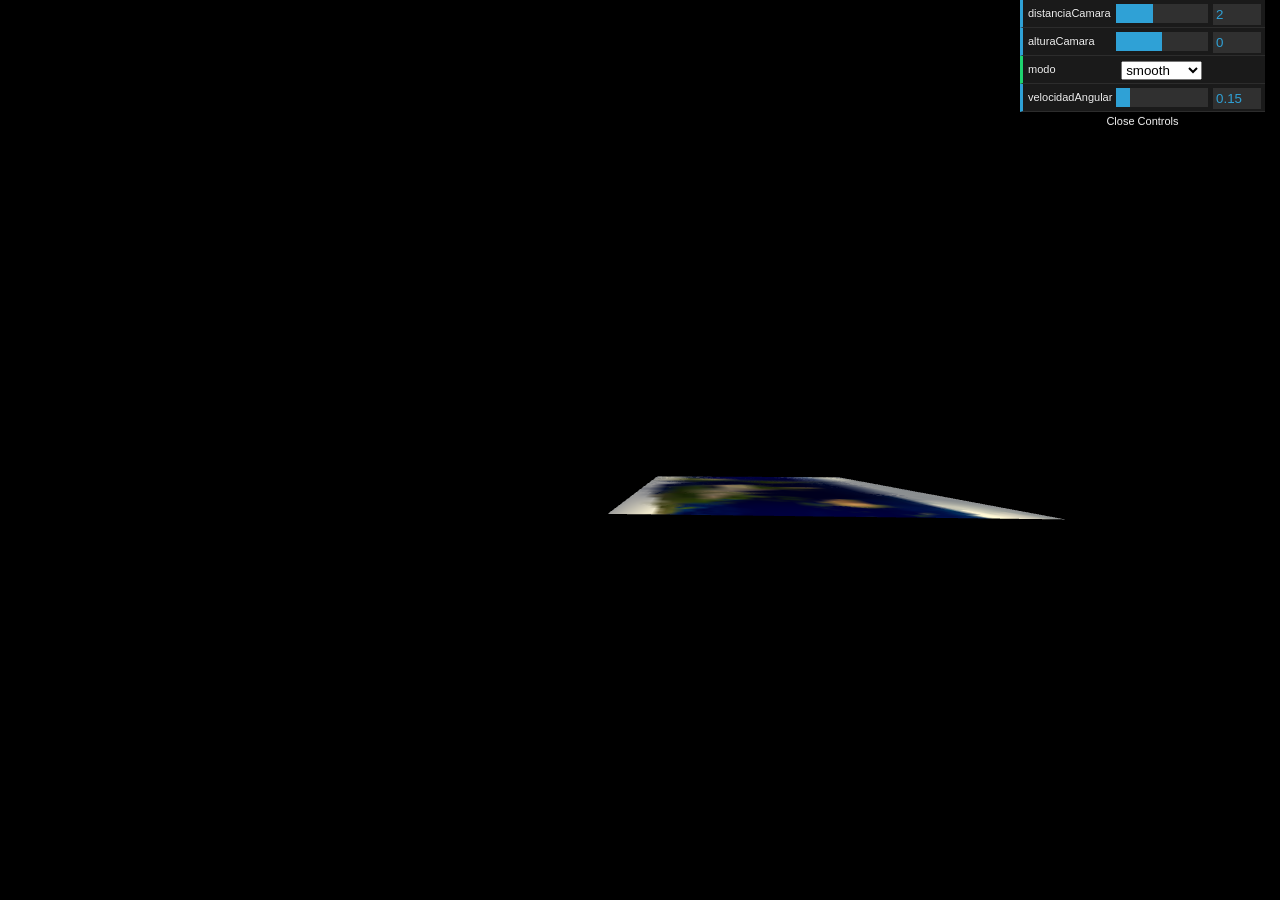
<file: Ejercicio1_Planeta_Tierra/index.html>
<!doctype html>
<head>
    <script src="js/jquery.js"></script>
    <script src="js/gl-matrix-3.3.0.js"></script>    
    <script src="js/webgl-utils.js"></script>
    <script src="js/dat.gui.js"></script>
    <style>
        html{
            height: 100%;
        }
        body{
            padding: 0;
            margin: 0;
            height: 100%;;
        }

        #myCanvas{
            width: 100%;
            height: 100%;
            overflow: hidden;
        }
    </style>

</head>

<body>
           
    <canvas id="myCanvas" >
        Your browser does not support the HTML5 canvas element.
    </canvas>
        
    
    <script>

        var vertexShaderFile="vertex-shaderEJ1.glsl";
        var modo="smooth"; // wireframe, smooth, edges
        var shaderProgram;
        var time=0;

        var gl;
        var mat4=glMatrix.mat4;
        var mat3=glMatrix.mat3;
        var vec3=glMatrix.vec3;   
        
        var earth;
            
        var $canvas=$("#myCanvas");
        var aspect=$canvas.width()/$canvas.height();

        var distanciaCamara=2;
        var alturaCamara=0;
        var velocidadAngular=0.15;
        var segmentos=128;
        var lighting="true";

        var vertexShaderSource;
        var fragmentShaderSource;

        var matrizProyeccion = mat4.create();            
        var matrizVista = mat4.create();            
        var matrizModelado = mat4.create();        

        function initGL(canvas) {

            try {
                gl = canvas.getContext("webgl");
                gl.canvas.width=$canvas.width();
                gl.canvas.height=$canvas.height();                
            } catch (e) {
                console.error(e);
            }
            if (!gl) {
                alert("Could not initialise WebGL, sorry :-(");
            }
        }

        function loadShaders(){

            $.when(loadVS(), loadFS()).done(function(res1,res2){
                //this code is executed when all ajax calls are done     
                webGLStart();
            });

            function loadVS() {
                return  $.ajax({
                    url: "shaders/"+vertexShaderFile,
                    success: function(result){
                        vertexShaderSource=result;
                    }
                });
            }   

            function loadFS() {
                return  $.ajax({
                    url: "shaders/fragment-shader.glsl",
                    success: function(result){
                        fragmentShaderSource=result;
                    }
                });
            }
        }
        
        function getShader(gl,code,type) {

            var shader;

            if (type == "fragment") 
                shader = gl.createShader(gl.FRAGMENT_SHADER);
            else // "vertex"
                shader = gl.createShader(gl.VERTEX_SHADER);
            
            gl.shaderSource(shader, code);
            gl.compileShader(shader);
    
            if (!gl.getShaderParameter(shader, gl.COMPILE_STATUS)) {
                console.error(gl.getShaderInfoLog(shader));
                return null;
            }    
            return shader;
        }
        
        function onResize(){
            gl.canvas.width=$canvas.width();
            gl.canvas.height=$canvas.height();
            aspect=$canvas.width()/$canvas.height();
        }

        function getShaderSource(url) {
            var req = new XMLHttpRequest();
            req.open("GET", url, false);
            req.send(null);
            return (req.status == 200) ? req.responseText : null;
        }; 

        function initShaders() {
    
            var fragmentShader= getShader(gl, vertexShaderSource,"vertex");
            var vertexShader= getShader(gl, fragmentShaderSource,"fragment");

            shaderProgram = gl.createProgram();
            gl.attachShader(shaderProgram, vertexShader);
            gl.attachShader(shaderProgram, fragmentShader);
            gl.linkProgram(shaderProgram);
    
            if (!gl.getProgramParameter(shaderProgram, gl.LINK_STATUS)) {
                alert("Could not initialise shaders");
            }
    
            gl.useProgram(shaderProgram);
    
            shaderProgram.vertexPositionAttribute = gl.getAttribLocation(shaderProgram, "aPosition");
            gl.enableVertexAttribArray(shaderProgram.vertexPositionAttribute);
    
            shaderProgram.textureCoordAttribute = gl.getAttribLocation(shaderProgram, "aUv");
            gl.enableVertexAttribArray(shaderProgram.textureCoordAttribute);
    
            shaderProgram.vertexNormalAttribute = gl.getAttribLocation(shaderProgram, "aNormal");
            gl.enableVertexAttribArray(shaderProgram.vertexNormalAttribute);
    
            shaderProgram.pMatrixUniform = gl.getUniformLocation(shaderProgram, "uPMatrix");
            shaderProgram.mMatrixUniform = gl.getUniformLocation(shaderProgram, "uMMatrix");
            shaderProgram.vMatrixUniform = gl.getUniformLocation(shaderProgram, "uVMatrix");
            shaderProgram.nMatrixUniform = gl.getUniformLocation(shaderProgram, "uNMatrix");
            shaderProgram.samplerUniform = gl.getUniformLocation(shaderProgram, "uSampler");
            shaderProgram.useLightingUniform = gl.getUniformLocation(shaderProgram, "uUseLighting");
            shaderProgram.ambientColorUniform = gl.getUniformLocation(shaderProgram, "uAmbientColor");
            shaderProgram.frameUniform = gl.getUniformLocation(shaderProgram, "time");
            shaderProgram.lightingDirectionUniform = gl.getUniformLocation(shaderProgram, "uLightPosition");
            shaderProgram.directionalColorUniform = gl.getUniformLocation(shaderProgram, "uDirectionalColor");
        }
        
        function onTextureLoaded() {

            gl.pixelStorei(gl.UNPACK_FLIP_Y_WEBGL, true);
            gl.bindTexture(gl.TEXTURE_2D, earth.texture);
            gl.texImage2D(gl.TEXTURE_2D, 0, gl.RGBA, gl.RGBA, gl.UNSIGNED_BYTE, earth.texture.image);
            gl.texParameteri(gl.TEXTURE_2D, gl.TEXTURE_MAG_FILTER, gl.LINEAR);
            gl.texParameteri(gl.TEXTURE_2D, gl.TEXTURE_MIN_FILTER, gl.LINEAR_MIPMAP_NEAREST);
            gl.generateMipmap(gl.TEXTURE_2D);
    
            gl.bindTexture(gl.TEXTURE_2D, null);
        }
    
        function setMatrixUniforms() {
            
            gl.uniformMatrix4fv(shaderProgram.mMatrixUniform, false, matrizModelado);
            gl.uniformMatrix4fv(shaderProgram.vMatrixUniform, false, matrizVista);
            gl.uniformMatrix4fv(shaderProgram.pMatrixUniform, false, matrizProyeccion);
    
            var normalMatrix = mat3.create();
            mat3.fromMat4(normalMatrix,matrizModelado); // normalMatrix= (inversa(traspuesta(matrizModelado)));
    
            mat3.invert(normalMatrix, normalMatrix);
            mat3.transpose(normalMatrix,normalMatrix);

            gl.uniformMatrix3fv(shaderProgram.nMatrixUniform, false, normalMatrix);
        }
            
        function TexturedSphere(latitude_bands, longitude_bands){
    
            this.latitudeBands = latitude_bands;
            this.longitudeBands = longitude_bands;
            
            this.position_buffer = null;
            this.normal_buffer = null;
            this.texture_coord_buffer = null;
            this.index_buffer = null;
    
            this.webgl_position_buffer = null;
            this.webgl_normal_buffer = null;
            this.webgl_texture_coord_buffer = null;
            this.webgl_index_buffer = null;
            
            this.texture = null;
    
            this.initTexture = function(texture_file){
                
                this.texture = gl.createTexture();
                this.texture.image = new Image();
    
                this.texture.image.onload = function () {
                       onTextureLoaded()
                }
                this.texture.image.src = texture_file;
            }
    
    
            // Se generan los vertices para la esfera, calculando los datos para una esfera de radio 1
            // Y también la información de las normales y coordenadas de textura para cada vertice de la esfera
            // La esfera se renderizara utilizando triangulos, para ello se arma un buffer de índices 
            // a todos los triángulos de la esfera
            
            this.initBuffers = function(){
    
                this.position_buffer = [];
                this.normal_buffer = [];
                this.texture_coord_buffer = [];
    
                var latNumber;
                var longNumber;
    
                for (latNumber=0; latNumber <= this.latitudeBands; latNumber++) {
                    var theta =latNumber * Math.PI / (this.latitudeBands);
                    var sinTheta = Math.sin(theta);
                    var cosTheta = Math.cos(theta);
    

                    for (longNumber=0; longNumber <= this.longitudeBands; longNumber++) {
                        var phi = longNumber * 2 * Math.PI / this.longitudeBands;
                        var sinPhi = Math.sin(phi);
                        var cosPhi = Math.cos(phi);
    
                        var r=1;                        

                        var x = cosPhi * sinTheta*r;
                        var y = cosTheta*r;
                        var z = sinPhi * sinTheta*r;

                        var u =  (longNumber / this.longitudeBands);
                        var v = 1-(latNumber / this.latitudeBands);
    
                        this.normal_buffer.push(x);
                        this.normal_buffer.push(y);
                        this.normal_buffer.push(z);
    
                        this.texture_coord_buffer.push(u);
                        this.texture_coord_buffer.push(v);
                        
                        this.position_buffer.push(x);
                        this.position_buffer.push(y);
                        this.position_buffer.push(z);
                    }
                }
    
                // Buffer de indices de los triangulos
                this.index_buffer = [];
              
                for (latNumber=0; latNumber < this.latitudeBands; latNumber++) {
                    for (longNumber=0; longNumber < this.longitudeBands; longNumber++) {

                        var first = (latNumber * (this.longitudeBands + 1)) + longNumber;
                        var second = first + this.longitudeBands + 1;

                        this.index_buffer.push(first);
                        this.index_buffer.push(second);
                        this.index_buffer.push(first + 1);
    
                        this.index_buffer.push(second);
                        this.index_buffer.push(second + 1);
                        this.index_buffer.push(first + 1);
                        
                    }
                }
    
                // Creación e Inicialización de los buffers a nivel de OpenGL
                this.webgl_normal_buffer = gl.createBuffer();
                gl.bindBuffer(gl.ARRAY_BUFFER, this.webgl_normal_buffer);
                gl.bufferData(gl.ARRAY_BUFFER, new Float32Array(this.normal_buffer), gl.STATIC_DRAW);
                this.webgl_normal_buffer.itemSize = 3;
                this.webgl_normal_buffer.numItems = this.normal_buffer.length / 3;
    
                this.webgl_texture_coord_buffer = gl.createBuffer();
                gl.bindBuffer(gl.ARRAY_BUFFER, this.webgl_texture_coord_buffer);
                gl.bufferData(gl.ARRAY_BUFFER, new Float32Array(this.texture_coord_buffer), gl.STATIC_DRAW);
                this.webgl_texture_coord_buffer.itemSize = 2;
                this.webgl_texture_coord_buffer.numItems = this.texture_coord_buffer.length / 2;
    
                this.webgl_position_buffer = gl.createBuffer();
                gl.bindBuffer(gl.ARRAY_BUFFER, this.webgl_position_buffer);
                gl.bufferData(gl.ARRAY_BUFFER, new Float32Array(this.position_buffer), gl.STATIC_DRAW);
                this.webgl_position_buffer.itemSize = 3;
                this.webgl_position_buffer.numItems = this.position_buffer.length / 3;
    
                this.webgl_index_buffer = gl.createBuffer();
                gl.bindBuffer(gl.ELEMENT_ARRAY_BUFFER, this.webgl_index_buffer);
                gl.bufferData(gl.ELEMENT_ARRAY_BUFFER, new Uint16Array(this.index_buffer), gl.STATIC_DRAW);
                this.webgl_index_buffer.itemSize = 1;
                this.webgl_index_buffer.numItems = this.index_buffer.length;
            }
    
            this.draw = function(){
    
                // Se configuran los buffers que alimentaron el pipeline
                gl.bindBuffer(gl.ARRAY_BUFFER, this.webgl_position_buffer);
                gl.vertexAttribPointer(shaderProgram.vertexPositionAttribute, this.webgl_position_buffer.itemSize, gl.FLOAT, false, 0, 0);
    
                gl.bindBuffer(gl.ARRAY_BUFFER, this.webgl_texture_coord_buffer);
                gl.vertexAttribPointer(shaderProgram.textureCoordAttribute, this.webgl_texture_coord_buffer.itemSize, gl.FLOAT, false, 0, 0);
    
                gl.bindBuffer(gl.ARRAY_BUFFER, this.webgl_normal_buffer);
                gl.vertexAttribPointer(shaderProgram.vertexNormalAttribute, this.webgl_normal_buffer.itemSize, gl.FLOAT, false, 0, 0);
    
                gl.activeTexture(gl.TEXTURE0);
                gl.bindTexture(gl.TEXTURE_2D, this.texture);
                gl.uniform1i(shaderProgram.samplerUniform, 0);
                
                gl.bindBuffer(gl.ELEMENT_ARRAY_BUFFER, this.webgl_index_buffer);

                if (modo!="wireframe"){
                    gl.uniform1i(shaderProgram.useLightingUniform,(lighting=="true"));                    
                    gl.drawElements(gl.TRIANGLES, this.webgl_index_buffer.numItems, gl.UNSIGNED_SHORT, 0);
                }
                
                if (modo!="smooth") {
                    gl.uniform1i(shaderProgram.useLightingUniform,false);
                    gl.drawElements(gl.LINE_STRIP, this.webgl_index_buffer.numItems, gl.UNSIGNED_SHORT, 0);
                }
                
                
                /////////////////////////////////
            }
            
        }
        
        function drawScene() {
        
            // Se configura el viewport dentro del "canvas". 
            // En este caso se utiliza toda el área disponible
            gl.viewport(0, 0, $canvas.width(), $canvas.height());
            
            // Se habilita el color de borrado para la pantalla (Color Buffer) y otros buffers
            gl.clearColor(0.0,0.0,0.0,1);
            gl.clear(gl.COLOR_BUFFER_BIT | gl.DEPTH_BUFFER_BIT);
    
            // Se configura la matriz de proyección
            mat4.identity(matrizProyeccion);
            mat4.perspective(matrizProyeccion, 30, aspect, 0.1, 100.0);
            mat4.scale(matrizProyeccion,matrizProyeccion,[1,-1,1]); // parche para hacer un flip de Y, parece haber un bug en glmatrix
               
            // Se inicializan las variables asociadas con la Iluminación
            
            gl.uniform1f(shaderProgram.frameUniform, time/10.0 );
            gl.uniform3f(shaderProgram.ambientColorUniform, 0.6, 0.6, 0.6 );
            gl.uniform3f(shaderProgram.directionalColorUniform, 1.2, 1.1, 0.7);
            gl.uniform1i(shaderProgram.useLightingUniform,(lighting=="true"));
            
            // Definimos la ubicación de la camara                        
            
            mat4.lookAt(matrizVista,
                vec3.fromValues(0,alturaCamara,distanciaCamara),
                vec3.fromValues(0,0,0),
                vec3.fromValues(0,1,0)
            );
                
            var lightPosition = [10.0,0.0, 3.0];  
            gl.uniform3fv(shaderProgram.lightingDirectionUniform, lightPosition);            

            setMatrixUniforms();    
            earth.draw();            
            
        }
        
        function tick() {
            requestAnimFrame(tick);
            time+=1/60;
            
            // acumulo rotaciones en matrizModelado		        
            mat4.rotate(matrizModelado, matrizModelado,0.03*velocidadAngular, [0, 1, 0]);
                    
            drawScene();
        }
            
        function initMenu(){
            var gui = new dat.GUI();
            gui.add(window, "distanciaCamara",0.01,5).step(0.01);
            gui.add(window, "alturaCamara",-2,2).step(0.01);;
            gui.add(window, "modo",["wireframe","smooth","edges"]);
            gui.add(window, "velocidadAngular",0, 1).step(0.01);
            
            
        }

        function webGLStart() {
            var canvas = document.getElementById("myCanvas");
            initGL(canvas);
            initShaders();
    
            earth = new TexturedSphere(segmentos, segmentos);
            earth.initBuffers();
            earth.initTexture("img/tierra.jpg");
            
            gl.clearColor(0.0, 0.0, 0.0, 1.0);
            gl.enable(gl.DEPTH_TEST);
    
            $(window).on("resize",onResize);
            initMenu();
            tick();
        }
    
        // cuando el documento HTML esta completo, iniciamos la aplicación
        $(document).ready(function(){
            loadShaders();
        })

    </script>
    
</body>
</html>
</file>
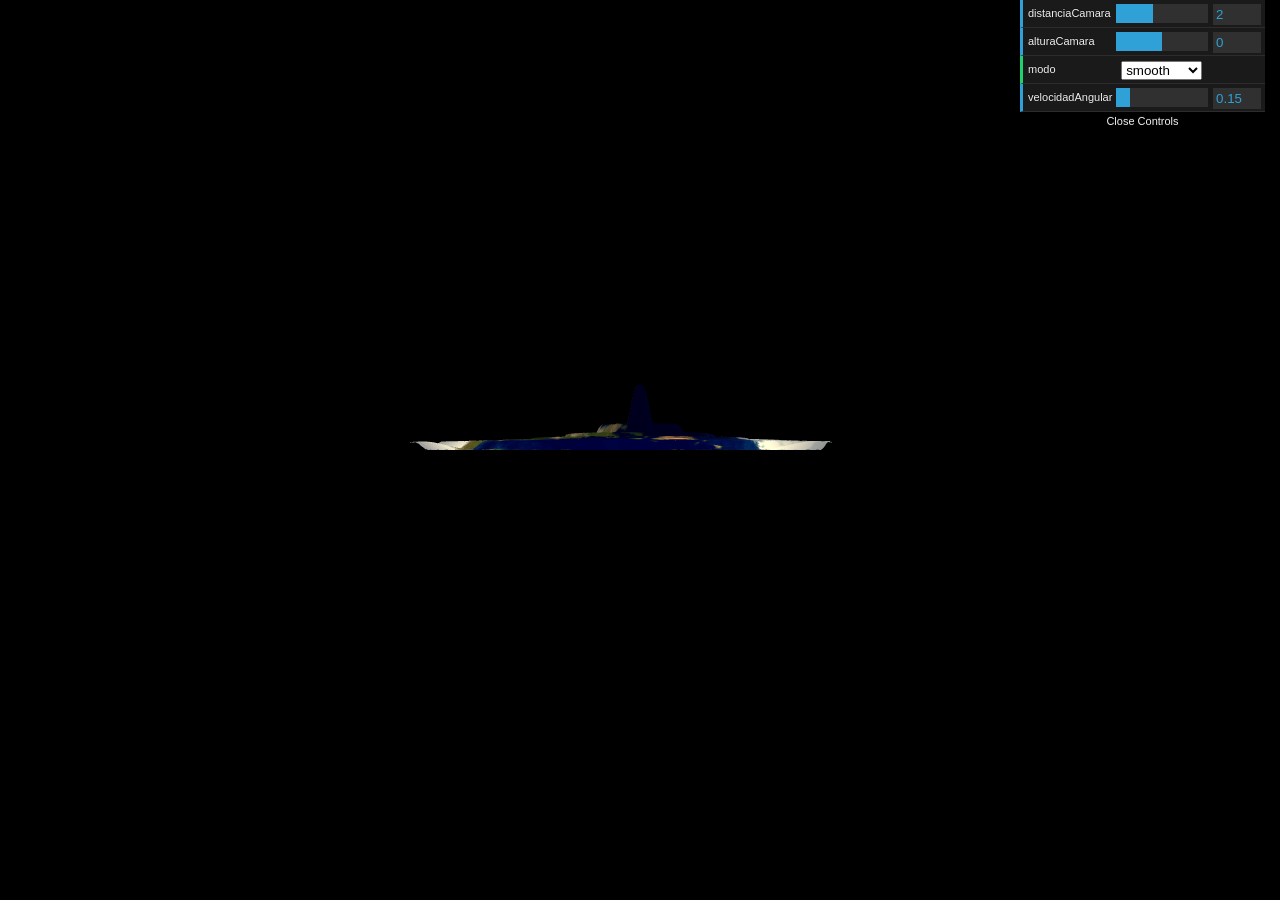
<file: Ejercicio2_Planeta_Tierra/index.html>
<!doctype html>
<head>
    <script src="js/jquery.js"></script>
    <script src="js/gl-matrix-3.3.0.js"></script>    
    <script src="js/webgl-utils.js"></script>
    <script src="js/dat.gui.js"></script>
    <style>
        html{
            height: 100%;
        }
        body{
            padding: 0;
            margin: 0;
            height: 100%;;
        }

        #myCanvas{
            width: 100%;
            height: 100%;
            overflow: hidden;
        }
    </style>

</head>

<body>
           
    <canvas id="myCanvas" >
        Your browser does not support the HTML5 canvas element.
    </canvas>
        
    
    <script>

        var vertexShaderFile="vertex-shaderEJ2.glsl";
        var modo="smooth"; // wireframe, smooth, edges
        var shaderProgram;
        var time=0;

        var gl;
        var mat4=glMatrix.mat4;
        var mat3=glMatrix.mat3;
        var vec3=glMatrix.vec3;   
        
        var earth;
            
        var $canvas=$("#myCanvas");
        var aspect=$canvas.width()/$canvas.height();

        var distanciaCamara=2;
        var alturaCamara=0;
        var velocidadAngular=0.15;
        var segmentos=128;
        var lighting="true";

        var vertexShaderSource;
        var fragmentShaderSource;

        var matrizProyeccion = mat4.create();            
        var matrizVista = mat4.create();            
        var matrizModelado = mat4.create();        

        function initGL(canvas) {

            try {
                gl = canvas.getContext("webgl");
                gl.canvas.width=$canvas.width();
                gl.canvas.height=$canvas.height();                
            } catch (e) {
                console.error(e);
            }
            if (!gl) {
                alert("Could not initialise WebGL, sorry :-(");
            }
        }

        function loadShaders(){

            $.when(loadVS(), loadFS()).done(function(res1,res2){
                //this code is executed when all ajax calls are done     
                webGLStart();
            });

            function loadVS() {
                return  $.ajax({
                    url: "shaders/"+vertexShaderFile,
                    success: function(result){
                        vertexShaderSource=result;
                    }
                });
            }   

            function loadFS() {
                return  $.ajax({
                    url: "shaders/fragment-shader.glsl",
                    success: function(result){
                        fragmentShaderSource=result;
                    }
                });
            }
        }
        
        function getShader(gl,code,type) {

            var shader;

            if (type == "fragment") 
                shader = gl.createShader(gl.FRAGMENT_SHADER);
            else // "vertex"
                shader = gl.createShader(gl.VERTEX_SHADER);
            
            gl.shaderSource(shader, code);
            gl.compileShader(shader);
    
            if (!gl.getShaderParameter(shader, gl.COMPILE_STATUS)) {
                console.error(gl.getShaderInfoLog(shader));
                return null;
            }    
            return shader;
        }
        
        function onResize(){
            gl.canvas.width=$canvas.width();
            gl.canvas.height=$canvas.height();
            aspect=$canvas.width()/$canvas.height();
        }

        function getShaderSource(url) {
            var req = new XMLHttpRequest();
            req.open("GET", url, false);
            req.send(null);
            return (req.status == 200) ? req.responseText : null;
        }; 

        function initShaders() {
    
            var fragmentShader= getShader(gl, vertexShaderSource,"vertex");
            var vertexShader= getShader(gl, fragmentShaderSource,"fragment");

            shaderProgram = gl.createProgram();
            gl.attachShader(shaderProgram, vertexShader);
            gl.attachShader(shaderProgram, fragmentShader);
            gl.linkProgram(shaderProgram);
    
            if (!gl.getProgramParameter(shaderProgram, gl.LINK_STATUS)) {
                alert("Could not initialise shaders");
            }
    
            gl.useProgram(shaderProgram);
    
            shaderProgram.vertexPositionAttribute = gl.getAttribLocation(shaderProgram, "aPosition");
            gl.enableVertexAttribArray(shaderProgram.vertexPositionAttribute);
    
            shaderProgram.textureCoordAttribute = gl.getAttribLocation(shaderProgram, "aUv");
            gl.enableVertexAttribArray(shaderProgram.textureCoordAttribute);
    
            shaderProgram.vertexNormalAttribute = gl.getAttribLocation(shaderProgram, "aNormal");
            gl.enableVertexAttribArray(shaderProgram.vertexNormalAttribute);
    
            shaderProgram.pMatrixUniform = gl.getUniformLocation(shaderProgram, "uPMatrix");
            shaderProgram.mMatrixUniform = gl.getUniformLocation(shaderProgram, "uMMatrix");
            shaderProgram.vMatrixUniform = gl.getUniformLocation(shaderProgram, "uVMatrix");
            shaderProgram.nMatrixUniform = gl.getUniformLocation(shaderProgram, "uNMatrix");
            shaderProgram.samplerUniform = gl.getUniformLocation(shaderProgram, "uSampler");
            shaderProgram.useLightingUniform = gl.getUniformLocation(shaderProgram, "uUseLighting");
            shaderProgram.ambientColorUniform = gl.getUniformLocation(shaderProgram, "uAmbientColor");
            shaderProgram.frameUniform = gl.getUniformLocation(shaderProgram, "time");
            shaderProgram.lightingDirectionUniform = gl.getUniformLocation(shaderProgram, "uLightPosition");
            shaderProgram.directionalColorUniform = gl.getUniformLocation(shaderProgram, "uDirectionalColor");
        }
        
        function onTextureLoaded() {

            gl.pixelStorei(gl.UNPACK_FLIP_Y_WEBGL, true);
            gl.bindTexture(gl.TEXTURE_2D, earth.texture);
            gl.texImage2D(gl.TEXTURE_2D, 0, gl.RGBA, gl.RGBA, gl.UNSIGNED_BYTE, earth.texture.image);
            gl.texParameteri(gl.TEXTURE_2D, gl.TEXTURE_MAG_FILTER, gl.LINEAR);
            gl.texParameteri(gl.TEXTURE_2D, gl.TEXTURE_MIN_FILTER, gl.LINEAR_MIPMAP_NEAREST);
            gl.generateMipmap(gl.TEXTURE_2D);
    
            gl.bindTexture(gl.TEXTURE_2D, null);
        }
    
        function setMatrixUniforms() {
            
            gl.uniformMatrix4fv(shaderProgram.mMatrixUniform, false, matrizModelado);
            gl.uniformMatrix4fv(shaderProgram.vMatrixUniform, false, matrizVista);
            gl.uniformMatrix4fv(shaderProgram.pMatrixUniform, false, matrizProyeccion);
    
            var normalMatrix = mat3.create();
            mat3.fromMat4(normalMatrix,matrizModelado); // normalMatrix= (inversa(traspuesta(matrizModelado)));
    
            mat3.invert(normalMatrix, normalMatrix);
            mat3.transpose(normalMatrix,normalMatrix);

            gl.uniformMatrix3fv(shaderProgram.nMatrixUniform, false, normalMatrix);
        }
            
        function TexturedSphere(latitude_bands, longitude_bands){
    
            this.latitudeBands = latitude_bands;
            this.longitudeBands = longitude_bands;
            
            this.position_buffer = null;
            this.normal_buffer = null;
            this.texture_coord_buffer = null;
            this.index_buffer = null;
    
            this.webgl_position_buffer = null;
            this.webgl_normal_buffer = null;
            this.webgl_texture_coord_buffer = null;
            this.webgl_index_buffer = null;
            
            this.texture = null;
    
            this.initTexture = function(texture_file){
                
                this.texture = gl.createTexture();
                this.texture.image = new Image();
    
                this.texture.image.onload = function () {
                       onTextureLoaded()
                }
                this.texture.image.src = texture_file;
            }
    
    
            // Se generan los vertices para la esfera, calculando los datos para una esfera de radio 1
            // Y también la información de las normales y coordenadas de textura para cada vertice de la esfera
            // La esfera se renderizara utilizando triangulos, para ello se arma un buffer de índices 
            // a todos los triángulos de la esfera
            
            this.initBuffers = function(){
    
                this.position_buffer = [];
                this.normal_buffer = [];
                this.texture_coord_buffer = [];
    
                var latNumber;
                var longNumber;
    
                for (latNumber=0; latNumber <= this.latitudeBands; latNumber++) {
                    var theta =latNumber * Math.PI / (this.latitudeBands);
                    var sinTheta = Math.sin(theta);
                    var cosTheta = Math.cos(theta);
    

                    for (longNumber=0; longNumber <= this.longitudeBands; longNumber++) {
                        var phi = longNumber * 2 * Math.PI / this.longitudeBands;
                        var sinPhi = Math.sin(phi);
                        var cosPhi = Math.cos(phi);
    
                        var r=1;                        

                        var x = cosPhi * sinTheta*r;
                        var y = cosTheta*r;
                        var z = sinPhi * sinTheta*r;

                        var u =  (longNumber / this.longitudeBands);
                        var v = 1-(latNumber / this.latitudeBands);
    
                        this.normal_buffer.push(x);
                        this.normal_buffer.push(y);
                        this.normal_buffer.push(z);
    
                        this.texture_coord_buffer.push(u);
                        this.texture_coord_buffer.push(v);
                        
                        this.position_buffer.push(x);
                        this.position_buffer.push(y);
                        this.position_buffer.push(z);
                    }
                }
    
                // Buffer de indices de los triangulos
                this.index_buffer = [];
              
                for (latNumber=0; latNumber < this.latitudeBands; latNumber++) {
                    for (longNumber=0; longNumber < this.longitudeBands; longNumber++) {

                        var first = (latNumber * (this.longitudeBands + 1)) + longNumber;
                        var second = first + this.longitudeBands + 1;

                        this.index_buffer.push(first);
                        this.index_buffer.push(second);
                        this.index_buffer.push(first + 1);
    
                        this.index_buffer.push(second);
                        this.index_buffer.push(second + 1);
                        this.index_buffer.push(first + 1);
                        
                    }
                }
    
                // Creación e Inicialización de los buffers a nivel de OpenGL
                this.webgl_normal_buffer = gl.createBuffer();
                gl.bindBuffer(gl.ARRAY_BUFFER, this.webgl_normal_buffer);
                gl.bufferData(gl.ARRAY_BUFFER, new Float32Array(this.normal_buffer), gl.STATIC_DRAW);
                this.webgl_normal_buffer.itemSize = 3;
                this.webgl_normal_buffer.numItems = this.normal_buffer.length / 3;
    
                this.webgl_texture_coord_buffer = gl.createBuffer();
                gl.bindBuffer(gl.ARRAY_BUFFER, this.webgl_texture_coord_buffer);
                gl.bufferData(gl.ARRAY_BUFFER, new Float32Array(this.texture_coord_buffer), gl.STATIC_DRAW);
                this.webgl_texture_coord_buffer.itemSize = 2;
                this.webgl_texture_coord_buffer.numItems = this.texture_coord_buffer.length / 2;
    
                this.webgl_position_buffer = gl.createBuffer();
                gl.bindBuffer(gl.ARRAY_BUFFER, this.webgl_position_buffer);
                gl.bufferData(gl.ARRAY_BUFFER, new Float32Array(this.position_buffer), gl.STATIC_DRAW);
                this.webgl_position_buffer.itemSize = 3;
                this.webgl_position_buffer.numItems = this.position_buffer.length / 3;
    
                this.webgl_index_buffer = gl.createBuffer();
                gl.bindBuffer(gl.ELEMENT_ARRAY_BUFFER, this.webgl_index_buffer);
                gl.bufferData(gl.ELEMENT_ARRAY_BUFFER, new Uint16Array(this.index_buffer), gl.STATIC_DRAW);
                this.webgl_index_buffer.itemSize = 1;
                this.webgl_index_buffer.numItems = this.index_buffer.length;
            }
    
            this.draw = function(){
    
                // Se configuran los buffers que alimentaron el pipeline
                gl.bindBuffer(gl.ARRAY_BUFFER, this.webgl_position_buffer);
                gl.vertexAttribPointer(shaderProgram.vertexPositionAttribute, this.webgl_position_buffer.itemSize, gl.FLOAT, false, 0, 0);
    
                gl.bindBuffer(gl.ARRAY_BUFFER, this.webgl_texture_coord_buffer);
                gl.vertexAttribPointer(shaderProgram.textureCoordAttribute, this.webgl_texture_coord_buffer.itemSize, gl.FLOAT, false, 0, 0);
    
                gl.bindBuffer(gl.ARRAY_BUFFER, this.webgl_normal_buffer);
                gl.vertexAttribPointer(shaderProgram.vertexNormalAttribute, this.webgl_normal_buffer.itemSize, gl.FLOAT, false, 0, 0);
    
                gl.activeTexture(gl.TEXTURE0);
                gl.bindTexture(gl.TEXTURE_2D, this.texture);
                gl.uniform1i(shaderProgram.samplerUniform, 0);
                
                gl.bindBuffer(gl.ELEMENT_ARRAY_BUFFER, this.webgl_index_buffer);

                if (modo!="wireframe"){
                    gl.uniform1i(shaderProgram.useLightingUniform,(lighting=="true"));                    
                    gl.drawElements(gl.TRIANGLES, this.webgl_index_buffer.numItems, gl.UNSIGNED_SHORT, 0);
                }
                
                if (modo!="smooth") {
                    gl.uniform1i(shaderProgram.useLightingUniform,false);
                    gl.drawElements(gl.LINE_STRIP, this.webgl_index_buffer.numItems, gl.UNSIGNED_SHORT, 0);
                }
                
                
                /////////////////////////////////
            }
            
        }
        
        function drawScene() {
        
            // Se configura el viewport dentro del "canvas". 
            // En este caso se utiliza toda el área disponible
            gl.viewport(0, 0, $canvas.width(), $canvas.height());
            
            // Se habilita el color de borrado para la pantalla (Color Buffer) y otros buffers
            gl.clearColor(0.0,0.0,0.0,1);
            gl.clear(gl.COLOR_BUFFER_BIT | gl.DEPTH_BUFFER_BIT);
    
            // Se configura la matriz de proyección
            mat4.identity(matrizProyeccion);
            mat4.perspective(matrizProyeccion, 30, aspect, 0.1, 100.0);
            mat4.scale(matrizProyeccion,matrizProyeccion,[1,-1,1]); // parche para hacer un flip de Y, parece haber un bug en glmatrix
               
            // Se inicializan las variables asociadas con la Iluminación
            
            gl.uniform1f(shaderProgram.frameUniform, time/10.0 );
            gl.uniform3f(shaderProgram.ambientColorUniform, 0.6, 0.6, 0.6 );
            gl.uniform3f(shaderProgram.directionalColorUniform, 1.2, 1.1, 0.7);
            gl.uniform1i(shaderProgram.useLightingUniform,(lighting=="true"));
            
            // Definimos la ubicación de la camara                        
            
            mat4.lookAt(matrizVista,
                vec3.fromValues(0,alturaCamara,distanciaCamara),
                vec3.fromValues(0,0,0),
                vec3.fromValues(0,1,0)
            );
                
            var lightPosition = [10.0,0.0, 3.0];  
            gl.uniform3fv(shaderProgram.lightingDirectionUniform, lightPosition);            

            setMatrixUniforms();    
            earth.draw();            
            
        }
        
        function tick() {
            requestAnimFrame(tick);
            time+=1/60;
            
            // acumulo rotaciones en matrizModelado		        
            mat4.rotate(matrizModelado, matrizModelado,0.03*velocidadAngular, [0, 1, 0]);
                    
            drawScene();
        }
            
        function initMenu(){
            var gui = new dat.GUI();
            gui.add(window, "distanciaCamara",0.01,5).step(0.01);
            gui.add(window, "alturaCamara",-2,2).step(0.01);;
            gui.add(window, "modo",["wireframe","smooth","edges"]);
            gui.add(window, "velocidadAngular",0, 1).step(0.01);
            
            
        }

        function webGLStart() {
            var canvas = document.getElementById("myCanvas");
            initGL(canvas);
            initShaders();
    
            earth = new TexturedSphere(segmentos, segmentos);
            earth.initBuffers();
            earth.initTexture("img/tierra.jpg");
            
            gl.clearColor(0.0, 0.0, 0.0, 1.0);
            gl.enable(gl.DEPTH_TEST);
    
            $(window).on("resize",onResize);
            initMenu();
            tick();
        }
    
        // cuando el documento HTML esta completo, iniciamos la aplicación
        $(document).ready(function(){
            loadShaders();
        })

    </script>
    
</body>
</html>
</file>
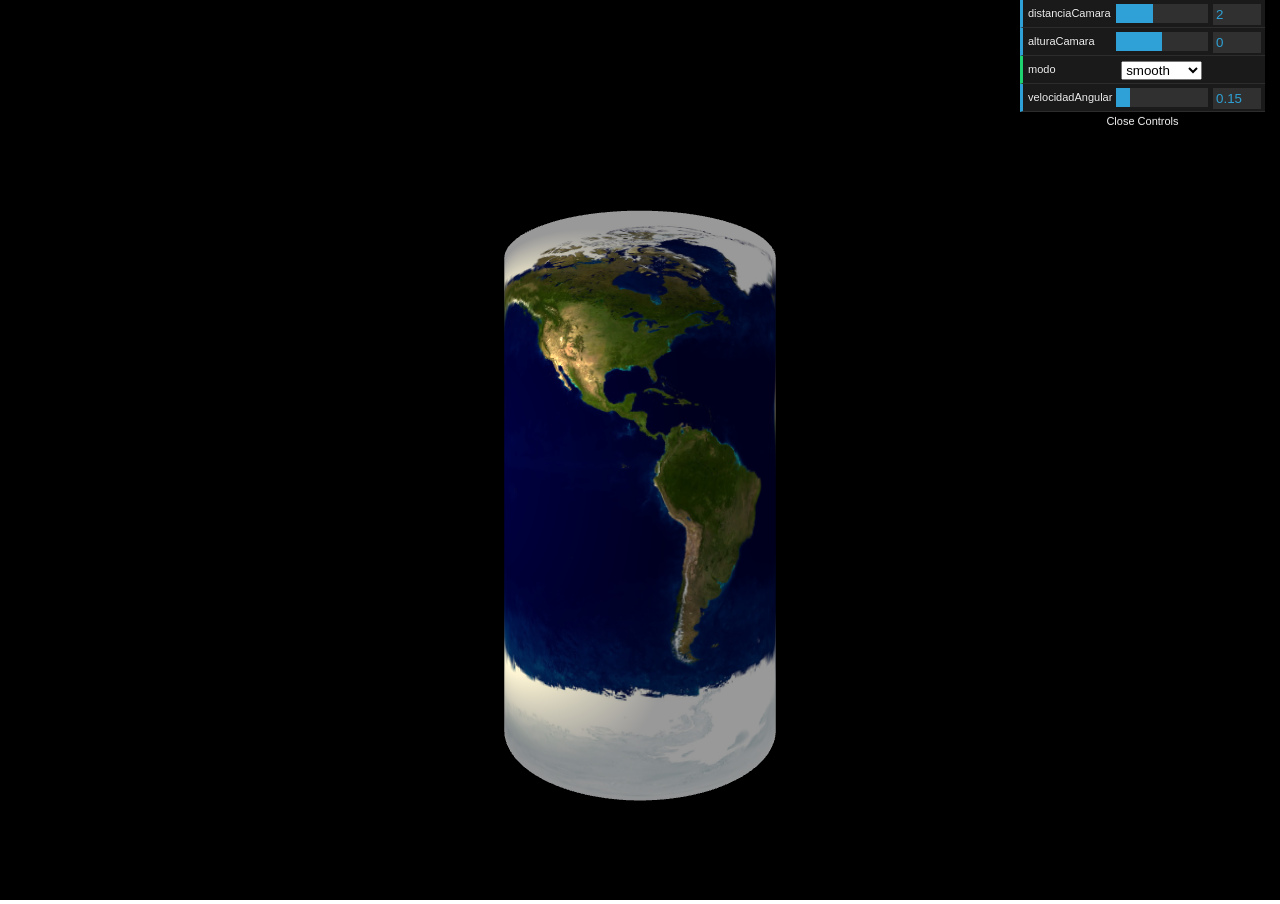
<file: Ejercicio3_Planeta_Tierra/index.html>
<!doctype html>
<head>
    <script src="js/jquery.js"></script>
    <script src="js/gl-matrix-3.3.0.js"></script>    
    <script src="js/webgl-utils.js"></script>
    <script src="js/dat.gui.js"></script>
    <style>
        html{
            height: 100%;
        }
        body{
            padding: 0;
            margin: 0;
            height: 100%;;
        }

        #myCanvas{
            width: 100%;
            height: 100%;
            overflow: hidden;
        }
    </style>

</head>

<body>
           
    <canvas id="myCanvas" >
        Your browser does not support the HTML5 canvas element.
    </canvas>
        
    
    <script>

        var vertexShaderFile="vertex-shaderEJ3.glsl";
        var modo="smooth"; // wireframe, smooth, edges
        var shaderProgram;
        var time=0;

        var gl;
        var mat4=glMatrix.mat4;
        var mat3=glMatrix.mat3;
        var vec3=glMatrix.vec3;   
        
        var earth;
            
        var $canvas=$("#myCanvas");
        var aspect=$canvas.width()/$canvas.height();

        var distanciaCamara=2;
        var alturaCamara=0;
        var velocidadAngular=0.15;
        var segmentos=128;
        var lighting="true";

        var vertexShaderSource;
        var fragmentShaderSource;

        var matrizProyeccion = mat4.create();            
        var matrizVista = mat4.create();            
        var matrizModelado = mat4.create();        

        function initGL(canvas) {

            try {
                gl = canvas.getContext("webgl");
                gl.canvas.width=$canvas.width();
                gl.canvas.height=$canvas.height();                
            } catch (e) {
                console.error(e);
            }
            if (!gl) {
                alert("Could not initialise WebGL, sorry :-(");
            }
        }

        function loadShaders(){

            $.when(loadVS(), loadFS()).done(function(res1,res2){
                //this code is executed when all ajax calls are done     
                webGLStart();
            });

            function loadVS() {
                return  $.ajax({
                    url: "shaders/"+vertexShaderFile,
                    success: function(result){
                        vertexShaderSource=result;
                    }
                });
            }   

            function loadFS() {
                return  $.ajax({
                    url: "shaders/fragment-shader.glsl",
                    success: function(result){
                        fragmentShaderSource=result;
                    }
                });
            }
        }
        
        function getShader(gl,code,type) {

            var shader;

            if (type == "fragment") 
                shader = gl.createShader(gl.FRAGMENT_SHADER);
            else // "vertex"
                shader = gl.createShader(gl.VERTEX_SHADER);
            
            gl.shaderSource(shader, code);
            gl.compileShader(shader);
    
            if (!gl.getShaderParameter(shader, gl.COMPILE_STATUS)) {
                console.error(gl.getShaderInfoLog(shader));
                return null;
            }    
            return shader;
        }
        
        function onResize(){
            gl.canvas.width=$canvas.width();
            gl.canvas.height=$canvas.height();
            aspect=$canvas.width()/$canvas.height();
        }

        function getShaderSource(url) {
            var req = new XMLHttpRequest();
            req.open("GET", url, false);
            req.send(null);
            return (req.status == 200) ? req.responseText : null;
        }; 

        function initShaders() {
    
            var fragmentShader= getShader(gl, vertexShaderSource,"vertex");
            var vertexShader= getShader(gl, fragmentShaderSource,"fragment");

            shaderProgram = gl.createProgram();
            gl.attachShader(shaderProgram, vertexShader);
            gl.attachShader(shaderProgram, fragmentShader);
            gl.linkProgram(shaderProgram);
    
            if (!gl.getProgramParameter(shaderProgram, gl.LINK_STATUS)) {
                alert("Could not initialise shaders");
            }
    
            gl.useProgram(shaderProgram);
    
            shaderProgram.vertexPositionAttribute = gl.getAttribLocation(shaderProgram, "aPosition");
            gl.enableVertexAttribArray(shaderProgram.vertexPositionAttribute);
    
            shaderProgram.textureCoordAttribute = gl.getAttribLocation(shaderProgram, "aUv");
            gl.enableVertexAttribArray(shaderProgram.textureCoordAttribute);
    
            shaderProgram.vertexNormalAttribute = gl.getAttribLocation(shaderProgram, "aNormal");
            gl.enableVertexAttribArray(shaderProgram.vertexNormalAttribute);
    
            shaderProgram.pMatrixUniform = gl.getUniformLocation(shaderProgram, "uPMatrix");
            shaderProgram.mMatrixUniform = gl.getUniformLocation(shaderProgram, "uMMatrix");
            shaderProgram.vMatrixUniform = gl.getUniformLocation(shaderProgram, "uVMatrix");
            shaderProgram.nMatrixUniform = gl.getUniformLocation(shaderProgram, "uNMatrix");
            shaderProgram.samplerUniform = gl.getUniformLocation(shaderProgram, "uSampler");
            shaderProgram.useLightingUniform = gl.getUniformLocation(shaderProgram, "uUseLighting");
            shaderProgram.ambientColorUniform = gl.getUniformLocation(shaderProgram, "uAmbientColor");
            shaderProgram.frameUniform = gl.getUniformLocation(shaderProgram, "time");
            shaderProgram.lightingDirectionUniform = gl.getUniformLocation(shaderProgram, "uLightPosition");
            shaderProgram.directionalColorUniform = gl.getUniformLocation(shaderProgram, "uDirectionalColor");
        }
        
        function onTextureLoaded() {

            gl.pixelStorei(gl.UNPACK_FLIP_Y_WEBGL, true);
            gl.bindTexture(gl.TEXTURE_2D, earth.texture);
            gl.texImage2D(gl.TEXTURE_2D, 0, gl.RGBA, gl.RGBA, gl.UNSIGNED_BYTE, earth.texture.image);
            gl.texParameteri(gl.TEXTURE_2D, gl.TEXTURE_MAG_FILTER, gl.LINEAR);
            gl.texParameteri(gl.TEXTURE_2D, gl.TEXTURE_MIN_FILTER, gl.LINEAR_MIPMAP_NEAREST);
            gl.generateMipmap(gl.TEXTURE_2D);
    
            gl.bindTexture(gl.TEXTURE_2D, null);
        }
    
        function setMatrixUniforms() {
            
            gl.uniformMatrix4fv(shaderProgram.mMatrixUniform, false, matrizModelado);
            gl.uniformMatrix4fv(shaderProgram.vMatrixUniform, false, matrizVista);
            gl.uniformMatrix4fv(shaderProgram.pMatrixUniform, false, matrizProyeccion);
    
            var normalMatrix = mat3.create();
            mat3.fromMat4(normalMatrix,matrizModelado); // normalMatrix= (inversa(traspuesta(matrizModelado)));
    
            mat3.invert(normalMatrix, normalMatrix);
            mat3.transpose(normalMatrix,normalMatrix);

            gl.uniformMatrix3fv(shaderProgram.nMatrixUniform, false, normalMatrix);
        }
            
        function TexturedSphere(latitude_bands, longitude_bands){
    
            this.latitudeBands = latitude_bands;
            this.longitudeBands = longitude_bands;
            
            this.position_buffer = null;
            this.normal_buffer = null;
            this.texture_coord_buffer = null;
            this.index_buffer = null;
    
            this.webgl_position_buffer = null;
            this.webgl_normal_buffer = null;
            this.webgl_texture_coord_buffer = null;
            this.webgl_index_buffer = null;
            
            this.texture = null;
    
            this.initTexture = function(texture_file){
                
                this.texture = gl.createTexture();
                this.texture.image = new Image();
    
                this.texture.image.onload = function () {
                       onTextureLoaded()
                }
                this.texture.image.src = texture_file;
            }
    
    
            // Se generan los vertices para la esfera, calculando los datos para una esfera de radio 1
            // Y también la información de las normales y coordenadas de textura para cada vertice de la esfera
            // La esfera se renderizara utilizando triangulos, para ello se arma un buffer de índices 
            // a todos los triángulos de la esfera
            
            this.initBuffers = function(){
    
                this.position_buffer = [];
                this.normal_buffer = [];
                this.texture_coord_buffer = [];
    
                var latNumber;
                var longNumber;
    
                for (latNumber=0; latNumber <= this.latitudeBands; latNumber++) {
                    var theta =latNumber * Math.PI / (this.latitudeBands);
                    var sinTheta = Math.sin(theta);
                    var cosTheta = Math.cos(theta);
    

                    for (longNumber=0; longNumber <= this.longitudeBands; longNumber++) {
                        var phi = longNumber * 2 * Math.PI / this.longitudeBands;
                        var sinPhi = Math.sin(phi);
                        var cosPhi = Math.cos(phi);
    
                        var r=1;                        

                        var x = cosPhi * sinTheta*r;
                        var y = cosTheta*r;
                        var z = sinPhi * sinTheta*r;

                        var u =  (longNumber / this.longitudeBands);
                        var v = 1-(latNumber / this.latitudeBands);
    
                        this.normal_buffer.push(x);
                        this.normal_buffer.push(y);
                        this.normal_buffer.push(z);
    
                        this.texture_coord_buffer.push(u);
                        this.texture_coord_buffer.push(v);
                        
                        this.position_buffer.push(x);
                        this.position_buffer.push(y);
                        this.position_buffer.push(z);
                    }
                }
    
                // Buffer de indices de los triangulos
                this.index_buffer = [];
              
                for (latNumber=0; latNumber < this.latitudeBands; latNumber++) {
                    for (longNumber=0; longNumber < this.longitudeBands; longNumber++) {

                        var first = (latNumber * (this.longitudeBands + 1)) + longNumber;
                        var second = first + this.longitudeBands + 1;

                        this.index_buffer.push(first);
                        this.index_buffer.push(second);
                        this.index_buffer.push(first + 1);
    
                        this.index_buffer.push(second);
                        this.index_buffer.push(second + 1);
                        this.index_buffer.push(first + 1);
                        
                    }
                }
    
                // Creación e Inicialización de los buffers a nivel de OpenGL
                this.webgl_normal_buffer = gl.createBuffer();
                gl.bindBuffer(gl.ARRAY_BUFFER, this.webgl_normal_buffer);
                gl.bufferData(gl.ARRAY_BUFFER, new Float32Array(this.normal_buffer), gl.STATIC_DRAW);
                this.webgl_normal_buffer.itemSize = 3;
                this.webgl_normal_buffer.numItems = this.normal_buffer.length / 3;
    
                this.webgl_texture_coord_buffer = gl.createBuffer();
                gl.bindBuffer(gl.ARRAY_BUFFER, this.webgl_texture_coord_buffer);
                gl.bufferData(gl.ARRAY_BUFFER, new Float32Array(this.texture_coord_buffer), gl.STATIC_DRAW);
                this.webgl_texture_coord_buffer.itemSize = 2;
                this.webgl_texture_coord_buffer.numItems = this.texture_coord_buffer.length / 2;
    
                this.webgl_position_buffer = gl.createBuffer();
                gl.bindBuffer(gl.ARRAY_BUFFER, this.webgl_position_buffer);
                gl.bufferData(gl.ARRAY_BUFFER, new Float32Array(this.position_buffer), gl.STATIC_DRAW);
                this.webgl_position_buffer.itemSize = 3;
                this.webgl_position_buffer.numItems = this.position_buffer.length / 3;
    
                this.webgl_index_buffer = gl.createBuffer();
                gl.bindBuffer(gl.ELEMENT_ARRAY_BUFFER, this.webgl_index_buffer);
                gl.bufferData(gl.ELEMENT_ARRAY_BUFFER, new Uint16Array(this.index_buffer), gl.STATIC_DRAW);
                this.webgl_index_buffer.itemSize = 1;
                this.webgl_index_buffer.numItems = this.index_buffer.length;
            }
    
            this.draw = function(){
    
                // Se configuran los buffers que alimentaron el pipeline
                gl.bindBuffer(gl.ARRAY_BUFFER, this.webgl_position_buffer);
                gl.vertexAttribPointer(shaderProgram.vertexPositionAttribute, this.webgl_position_buffer.itemSize, gl.FLOAT, false, 0, 0);
    
                gl.bindBuffer(gl.ARRAY_BUFFER, this.webgl_texture_coord_buffer);
                gl.vertexAttribPointer(shaderProgram.textureCoordAttribute, this.webgl_texture_coord_buffer.itemSize, gl.FLOAT, false, 0, 0);
    
                gl.bindBuffer(gl.ARRAY_BUFFER, this.webgl_normal_buffer);
                gl.vertexAttribPointer(shaderProgram.vertexNormalAttribute, this.webgl_normal_buffer.itemSize, gl.FLOAT, false, 0, 0);
    
                gl.activeTexture(gl.TEXTURE0);
                gl.bindTexture(gl.TEXTURE_2D, this.texture);
                gl.uniform1i(shaderProgram.samplerUniform, 0);
                
                gl.bindBuffer(gl.ELEMENT_ARRAY_BUFFER, this.webgl_index_buffer);

                if (modo!="wireframe"){
                    gl.uniform1i(shaderProgram.useLightingUniform,(lighting=="true"));                    
                    gl.drawElements(gl.TRIANGLES, this.webgl_index_buffer.numItems, gl.UNSIGNED_SHORT, 0);
                }
                
                if (modo!="smooth") {
                    gl.uniform1i(shaderProgram.useLightingUniform,false);
                    gl.drawElements(gl.LINE_STRIP, this.webgl_index_buffer.numItems, gl.UNSIGNED_SHORT, 0);
                }
                
                
                /////////////////////////////////
            }
            
        }
        
        function drawScene() {
        
            // Se configura el viewport dentro del "canvas". 
            // En este caso se utiliza toda el área disponible
            gl.viewport(0, 0, $canvas.width(), $canvas.height());
            
            // Se habilita el color de borrado para la pantalla (Color Buffer) y otros buffers
            gl.clearColor(0.0,0.0,0.0,1);
            gl.clear(gl.COLOR_BUFFER_BIT | gl.DEPTH_BUFFER_BIT);
    
            // Se configura la matriz de proyección
            mat4.identity(matrizProyeccion);
            mat4.perspective(matrizProyeccion, 30, aspect, 0.1, 100.0);
            mat4.scale(matrizProyeccion,matrizProyeccion,[1,-1,1]); // parche para hacer un flip de Y, parece haber un bug en glmatrix
               
            // Se inicializan las variables asociadas con la Iluminación
            
            gl.uniform1f(shaderProgram.frameUniform, time/10.0 );
            gl.uniform3f(shaderProgram.ambientColorUniform, 0.6, 0.6, 0.6 );
            gl.uniform3f(shaderProgram.directionalColorUniform, 1.2, 1.1, 0.7);
            gl.uniform1i(shaderProgram.useLightingUniform,(lighting=="true"));
            
            // Definimos la ubicación de la camara                        
            
            mat4.lookAt(matrizVista,
                vec3.fromValues(0,alturaCamara,distanciaCamara),
                vec3.fromValues(0,0,0),
                vec3.fromValues(0,1,0)
            );
                
            var lightPosition = [10.0,0.0, 3.0];  
            gl.uniform3fv(shaderProgram.lightingDirectionUniform, lightPosition);            

            setMatrixUniforms();    
            earth.draw();            
            
        }
        
        function tick() {
            requestAnimFrame(tick);
            time+=1/60;
            
            // acumulo rotaciones en matrizModelado		        
            mat4.rotate(matrizModelado, matrizModelado,0.03*velocidadAngular, [0, 1, 0]);
                    
            drawScene();
        }
            
        function initMenu(){
            var gui = new dat.GUI();
            gui.add(window, "distanciaCamara",0.01,5).step(0.01);
            gui.add(window, "alturaCamara",-2,2).step(0.01);;
            gui.add(window, "modo",["wireframe","smooth","edges"]);
            gui.add(window, "velocidadAngular",0, 1).step(0.01);
            
            
        }

        function webGLStart() {
            var canvas = document.getElementById("myCanvas");
            initGL(canvas);
            initShaders();
    
            earth = new TexturedSphere(segmentos, segmentos);
            earth.initBuffers();
            earth.initTexture("img/tierra.jpg");
            
            gl.clearColor(0.0, 0.0, 0.0, 1.0);
            gl.enable(gl.DEPTH_TEST);
    
            $(window).on("resize",onResize);
            initMenu();
            tick();
        }
    
        // cuando el documento HTML esta completo, iniciamos la aplicación
        $(document).ready(function(){
            loadShaders();
        })

    </script>
    
</body>
</html>
</file>
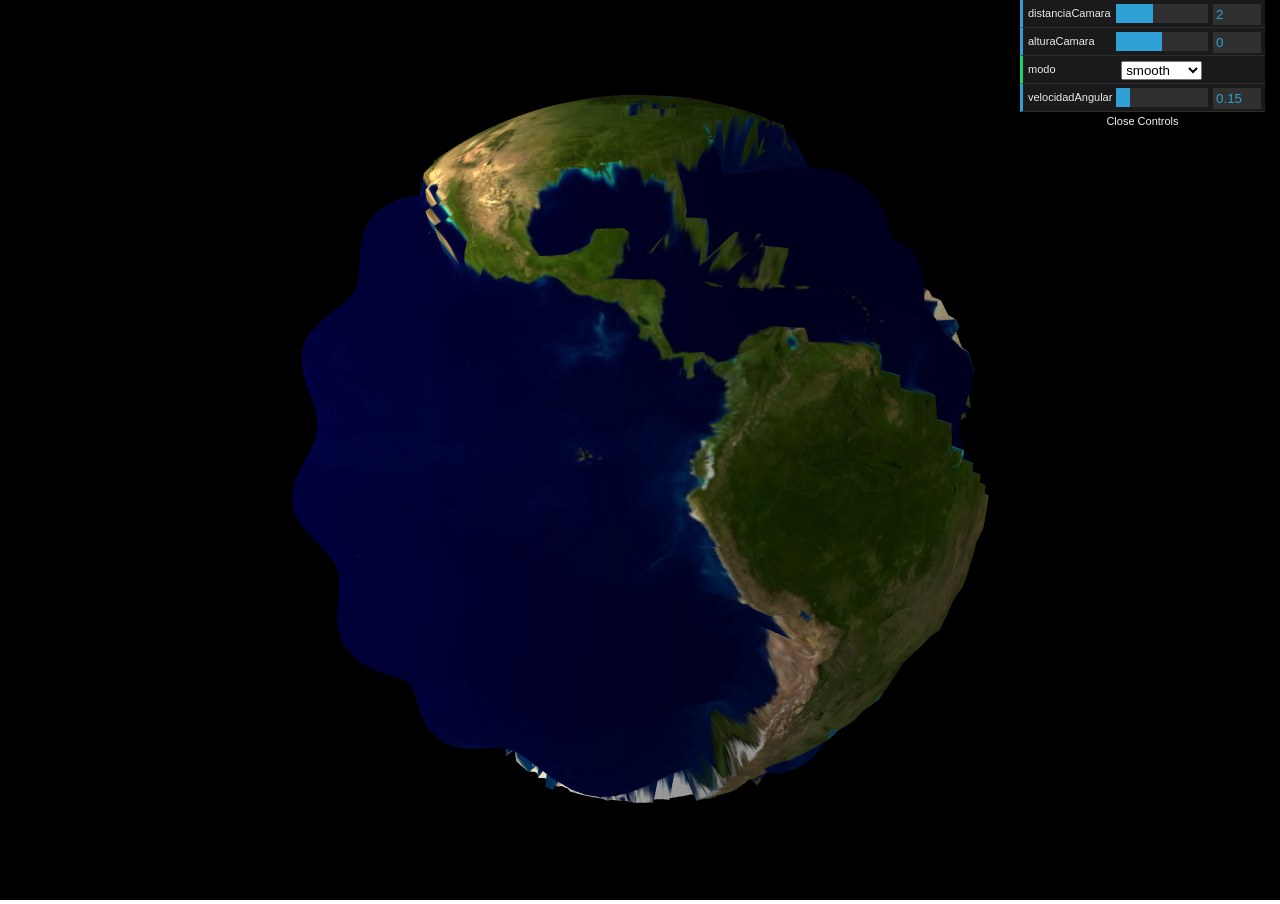
<file: Ejercicio4_Planeta_Tierra/index.html>
<!doctype html>
<head>
    <script src="js/jquery.js"></script>
    <script src="js/gl-matrix-3.3.0.js"></script>    
    <script src="js/webgl-utils.js"></script>
    <script src="js/dat.gui.js"></script>
    <style>
        html{
            height: 100%;
        }
        body{
            padding: 0;
            margin: 0;
            height: 100%;;
        }

        #myCanvas{
            width: 100%;
            height: 100%;
            overflow: hidden;
        }
    </style>

</head>

<body>
           
    <canvas id="myCanvas" >
        Your browser does not support the HTML5 canvas element.
    </canvas>
        
    
    <script>

        var vertexShaderFile="vertex-shaderEJ4.glsl";
        var modo="smooth"; // wireframe, smooth, edges
        var shaderProgram;
        var time=0;

        var gl;
        var mat4=glMatrix.mat4;
        var mat3=glMatrix.mat3;
        var vec3=glMatrix.vec3;   
        
        var earth;
            
        var $canvas=$("#myCanvas");
        var aspect=$canvas.width()/$canvas.height();

        var distanciaCamara=2;
        var alturaCamara=0;
        var velocidadAngular=0.15;
        var segmentos=128;
        var lighting="true";

        var vertexShaderSource;
        var fragmentShaderSource;

        var matrizProyeccion = mat4.create();            
        var matrizVista = mat4.create();            
        var matrizModelado = mat4.create();        

        function initGL(canvas) {

            try {
                gl = canvas.getContext("webgl");
                gl.canvas.width=$canvas.width();
                gl.canvas.height=$canvas.height();                
            } catch (e) {
                console.error(e);
            }
            if (!gl) {
                alert("Could not initialise WebGL, sorry :-(");
            }
        }

        function loadShaders(){

            $.when(loadVS(), loadFS()).done(function(res1,res2){
                //this code is executed when all ajax calls are done     
                webGLStart();
            });

            function loadVS() {
                return  $.ajax({
                    url: "shaders/"+vertexShaderFile,
                    success: function(result){
                        vertexShaderSource=result;
                    }
                });
            }   

            function loadFS() {
                return  $.ajax({
                    url: "shaders/fragment-shader.glsl",
                    success: function(result){
                        fragmentShaderSource=result;
                    }
                });
            }
        }
        
        function getShader(gl,code,type) {

            var shader;

            if (type == "fragment") 
                shader = gl.createShader(gl.FRAGMENT_SHADER);
            else // "vertex"
                shader = gl.createShader(gl.VERTEX_SHADER);
            
            gl.shaderSource(shader, code);
            gl.compileShader(shader);
    
            if (!gl.getShaderParameter(shader, gl.COMPILE_STATUS)) {
                console.error(gl.getShaderInfoLog(shader));
                return null;
            }    
            return shader;
        }
        
        function onResize(){
            gl.canvas.width=$canvas.width();
            gl.canvas.height=$canvas.height();
            aspect=$canvas.width()/$canvas.height();
        }

        function getShaderSource(url) {
            var req = new XMLHttpRequest();
            req.open("GET", url, false);
            req.send(null);
            return (req.status == 200) ? req.responseText : null;
        }; 

        function initShaders() {
    
            var fragmentShader= getShader(gl, vertexShaderSource,"vertex");
            var vertexShader= getShader(gl, fragmentShaderSource,"fragment");

            shaderProgram = gl.createProgram();
            gl.attachShader(shaderProgram, vertexShader);
            gl.attachShader(shaderProgram, fragmentShader);
            gl.linkProgram(shaderProgram);
    
            if (!gl.getProgramParameter(shaderProgram, gl.LINK_STATUS)) {
                alert("Could not initialise shaders");
            }
    
            gl.useProgram(shaderProgram);
    
            shaderProgram.vertexPositionAttribute = gl.getAttribLocation(shaderProgram, "aPosition");
            gl.enableVertexAttribArray(shaderProgram.vertexPositionAttribute);
    
            shaderProgram.textureCoordAttribute = gl.getAttribLocation(shaderProgram, "aUv");
            gl.enableVertexAttribArray(shaderProgram.textureCoordAttribute);
    
            shaderProgram.vertexNormalAttribute = gl.getAttribLocation(shaderProgram, "aNormal");
            gl.enableVertexAttribArray(shaderProgram.vertexNormalAttribute);
    
            shaderProgram.pMatrixUniform = gl.getUniformLocation(shaderProgram, "uPMatrix");
            shaderProgram.mMatrixUniform = gl.getUniformLocation(shaderProgram, "uMMatrix");
            shaderProgram.vMatrixUniform = gl.getUniformLocation(shaderProgram, "uVMatrix");
            shaderProgram.nMatrixUniform = gl.getUniformLocation(shaderProgram, "uNMatrix");
            shaderProgram.samplerUniform = gl.getUniformLocation(shaderProgram, "uSampler");
            shaderProgram.useLightingUniform = gl.getUniformLocation(shaderProgram, "uUseLighting");
            shaderProgram.ambientColorUniform = gl.getUniformLocation(shaderProgram, "uAmbientColor");
            shaderProgram.frameUniform = gl.getUniformLocation(shaderProgram, "time");
            shaderProgram.lightingDirectionUniform = gl.getUniformLocation(shaderProgram, "uLightPosition");
            shaderProgram.directionalColorUniform = gl.getUniformLocation(shaderProgram, "uDirectionalColor");
        }
        
        function onTextureLoaded() {

            gl.pixelStorei(gl.UNPACK_FLIP_Y_WEBGL, true);
            gl.bindTexture(gl.TEXTURE_2D, earth.texture);
            gl.texImage2D(gl.TEXTURE_2D, 0, gl.RGBA, gl.RGBA, gl.UNSIGNED_BYTE, earth.texture.image);
            gl.texParameteri(gl.TEXTURE_2D, gl.TEXTURE_MAG_FILTER, gl.LINEAR);
            gl.texParameteri(gl.TEXTURE_2D, gl.TEXTURE_MIN_FILTER, gl.LINEAR_MIPMAP_NEAREST);
            gl.generateMipmap(gl.TEXTURE_2D);
    
            gl.bindTexture(gl.TEXTURE_2D, null);
        }
    
        function setMatrixUniforms() {
            
            gl.uniformMatrix4fv(shaderProgram.mMatrixUniform, false, matrizModelado);
            gl.uniformMatrix4fv(shaderProgram.vMatrixUniform, false, matrizVista);
            gl.uniformMatrix4fv(shaderProgram.pMatrixUniform, false, matrizProyeccion);
    
            var normalMatrix = mat3.create();
            mat3.fromMat4(normalMatrix,matrizModelado); // normalMatrix= (inversa(traspuesta(matrizModelado)));
    
            mat3.invert(normalMatrix, normalMatrix);
            mat3.transpose(normalMatrix,normalMatrix);

            gl.uniformMatrix3fv(shaderProgram.nMatrixUniform, false, normalMatrix);
        }
            
        function TexturedSphere(latitude_bands, longitude_bands){
    
            this.latitudeBands = latitude_bands;
            this.longitudeBands = longitude_bands;
            
            this.position_buffer = null;
            this.normal_buffer = null;
            this.texture_coord_buffer = null;
            this.index_buffer = null;
    
            this.webgl_position_buffer = null;
            this.webgl_normal_buffer = null;
            this.webgl_texture_coord_buffer = null;
            this.webgl_index_buffer = null;
            
            this.texture = null;
    
            this.initTexture = function(texture_file){
                
                this.texture = gl.createTexture();
                this.texture.image = new Image();
    
                this.texture.image.onload = function () {
                       onTextureLoaded()
                }
                this.texture.image.src = texture_file;
            }
    
    
            // Se generan los vertices para la esfera, calculando los datos para una esfera de radio 1
            // Y también la información de las normales y coordenadas de textura para cada vertice de la esfera
            // La esfera se renderizara utilizando triangulos, para ello se arma un buffer de índices 
            // a todos los triángulos de la esfera
            
            this.initBuffers = function(){
    
                this.position_buffer = [];
                this.normal_buffer = [];
                this.texture_coord_buffer = [];
    
                var latNumber;
                var longNumber;
    
                for (latNumber=0; latNumber <= this.latitudeBands; latNumber++) {
                    var theta =latNumber * Math.PI / (this.latitudeBands);
                    var sinTheta = Math.sin(theta);
                    var cosTheta = Math.cos(theta);
    

                    for (longNumber=0; longNumber <= this.longitudeBands; longNumber++) {
                        var phi = longNumber * 2 * Math.PI / this.longitudeBands;
                        var sinPhi = Math.sin(phi);
                        var cosPhi = Math.cos(phi);
    
                        var r=1;                        

                        var x = cosPhi * sinTheta*r;
                        var y = cosTheta*r;
                        var z = sinPhi * sinTheta*r;

                        var u =  (longNumber / this.longitudeBands);
                        var v = 1-(latNumber / this.latitudeBands);
    
                        this.normal_buffer.push(x);
                        this.normal_buffer.push(y);
                        this.normal_buffer.push(z);
    
                        this.texture_coord_buffer.push(u);
                        this.texture_coord_buffer.push(v);
                        
                        this.position_buffer.push(x);
                        this.position_buffer.push(y);
                        this.position_buffer.push(z);
                    }
                }
    
                // Buffer de indices de los triangulos
                this.index_buffer = [];
              
                for (latNumber=0; latNumber < this.latitudeBands; latNumber++) {
                    for (longNumber=0; longNumber < this.longitudeBands; longNumber++) {

                        var first = (latNumber * (this.longitudeBands + 1)) + longNumber;
                        var second = first + this.longitudeBands + 1;

                        this.index_buffer.push(first);
                        this.index_buffer.push(second);
                        this.index_buffer.push(first + 1);
    
                        this.index_buffer.push(second);
                        this.index_buffer.push(second + 1);
                        this.index_buffer.push(first + 1);
                        
                    }
                }
    
                // Creación e Inicialización de los buffers a nivel de OpenGL
                this.webgl_normal_buffer = gl.createBuffer();
                gl.bindBuffer(gl.ARRAY_BUFFER, this.webgl_normal_buffer);
                gl.bufferData(gl.ARRAY_BUFFER, new Float32Array(this.normal_buffer), gl.STATIC_DRAW);
                this.webgl_normal_buffer.itemSize = 3;
                this.webgl_normal_buffer.numItems = this.normal_buffer.length / 3;
    
                this.webgl_texture_coord_buffer = gl.createBuffer();
                gl.bindBuffer(gl.ARRAY_BUFFER, this.webgl_texture_coord_buffer);
                gl.bufferData(gl.ARRAY_BUFFER, new Float32Array(this.texture_coord_buffer), gl.STATIC_DRAW);
                this.webgl_texture_coord_buffer.itemSize = 2;
                this.webgl_texture_coord_buffer.numItems = this.texture_coord_buffer.length / 2;
    
                this.webgl_position_buffer = gl.createBuffer();
                gl.bindBuffer(gl.ARRAY_BUFFER, this.webgl_position_buffer);
                gl.bufferData(gl.ARRAY_BUFFER, new Float32Array(this.position_buffer), gl.STATIC_DRAW);
                this.webgl_position_buffer.itemSize = 3;
                this.webgl_position_buffer.numItems = this.position_buffer.length / 3;
    
                this.webgl_index_buffer = gl.createBuffer();
                gl.bindBuffer(gl.ELEMENT_ARRAY_BUFFER, this.webgl_index_buffer);
                gl.bufferData(gl.ELEMENT_ARRAY_BUFFER, new Uint16Array(this.index_buffer), gl.STATIC_DRAW);
                this.webgl_index_buffer.itemSize = 1;
                this.webgl_index_buffer.numItems = this.index_buffer.length;
            }
    
            this.draw = function(){
    
                // Se configuran los buffers que alimentaron el pipeline
                gl.bindBuffer(gl.ARRAY_BUFFER, this.webgl_position_buffer);
                gl.vertexAttribPointer(shaderProgram.vertexPositionAttribute, this.webgl_position_buffer.itemSize, gl.FLOAT, false, 0, 0);
    
                gl.bindBuffer(gl.ARRAY_BUFFER, this.webgl_texture_coord_buffer);
                gl.vertexAttribPointer(shaderProgram.textureCoordAttribute, this.webgl_texture_coord_buffer.itemSize, gl.FLOAT, false, 0, 0);
    
                gl.bindBuffer(gl.ARRAY_BUFFER, this.webgl_normal_buffer);
                gl.vertexAttribPointer(shaderProgram.vertexNormalAttribute, this.webgl_normal_buffer.itemSize, gl.FLOAT, false, 0, 0);
    
                gl.activeTexture(gl.TEXTURE0);
                gl.bindTexture(gl.TEXTURE_2D, this.texture);
                gl.uniform1i(shaderProgram.samplerUniform, 0);
                
                gl.bindBuffer(gl.ELEMENT_ARRAY_BUFFER, this.webgl_index_buffer);

                if (modo!="wireframe"){
                    gl.uniform1i(shaderProgram.useLightingUniform,(lighting=="true"));                    
                    gl.drawElements(gl.TRIANGLES, this.webgl_index_buffer.numItems, gl.UNSIGNED_SHORT, 0);
                }
                
                if (modo!="smooth") {
                    gl.uniform1i(shaderProgram.useLightingUniform,false);
                    gl.drawElements(gl.LINE_STRIP, this.webgl_index_buffer.numItems, gl.UNSIGNED_SHORT, 0);
                }
                
                
                /////////////////////////////////
            }
            
        }
        
        function drawScene() {
        
            // Se configura el viewport dentro del "canvas". 
            // En este caso se utiliza toda el área disponible
            gl.viewport(0, 0, $canvas.width(), $canvas.height());
            
            // Se habilita el color de borrado para la pantalla (Color Buffer) y otros buffers
            gl.clearColor(0.0,0.0,0.0,1);
            gl.clear(gl.COLOR_BUFFER_BIT | gl.DEPTH_BUFFER_BIT);
    
            // Se configura la matriz de proyección
            mat4.identity(matrizProyeccion);
            mat4.perspective(matrizProyeccion, 30, aspect, 0.1, 100.0);
            mat4.scale(matrizProyeccion,matrizProyeccion,[1,-1,1]); // parche para hacer un flip de Y, parece haber un bug en glmatrix
               
            // Se inicializan las variables asociadas con la Iluminación
            
            gl.uniform1f(shaderProgram.frameUniform, time/10.0 );
            gl.uniform3f(shaderProgram.ambientColorUniform, 0.6, 0.6, 0.6 );
            gl.uniform3f(shaderProgram.directionalColorUniform, 1.2, 1.1, 0.7);
            gl.uniform1i(shaderProgram.useLightingUniform,(lighting=="true"));
            
            // Definimos la ubicación de la camara                        
            
            mat4.lookAt(matrizVista,
                vec3.fromValues(0,alturaCamara,distanciaCamara),
                vec3.fromValues(0,0,0),
                vec3.fromValues(0,1,0)
            );
                
            var lightPosition = [10.0,0.0, 3.0];  
            gl.uniform3fv(shaderProgram.lightingDirectionUniform, lightPosition);            

            setMatrixUniforms();    
            earth.draw();            
            
        }
        
        function tick() {
            requestAnimFrame(tick);
            time+=1/60;
            
            // acumulo rotaciones en matrizModelado		        
            mat4.rotate(matrizModelado, matrizModelado,0.03*velocidadAngular, [0, 1, 0]);
                    
            drawScene();
        }
            
        function initMenu(){
            var gui = new dat.GUI();
            gui.add(window, "distanciaCamara",0.01,5).step(0.01);
            gui.add(window, "alturaCamara",-2,2).step(0.01);;
            gui.add(window, "modo",["wireframe","smooth","edges"]);
            gui.add(window, "velocidadAngular",0, 1).step(0.01);
            
            
        }

        function webGLStart() {
            var canvas = document.getElementById("myCanvas");
            initGL(canvas);
            initShaders();
    
            earth = new TexturedSphere(segmentos, segmentos);
            earth.initBuffers();
            earth.initTexture("img/tierra.jpg");
            
            gl.clearColor(0.0, 0.0, 0.0, 1.0);
            gl.enable(gl.DEPTH_TEST);
    
            $(window).on("resize",onResize);
            initMenu();
            tick();
        }
    
        // cuando el documento HTML esta completo, iniciamos la aplicación
        $(document).ready(function(){
            loadShaders();
        })

    </script>
    
</body>
</html>
</file>
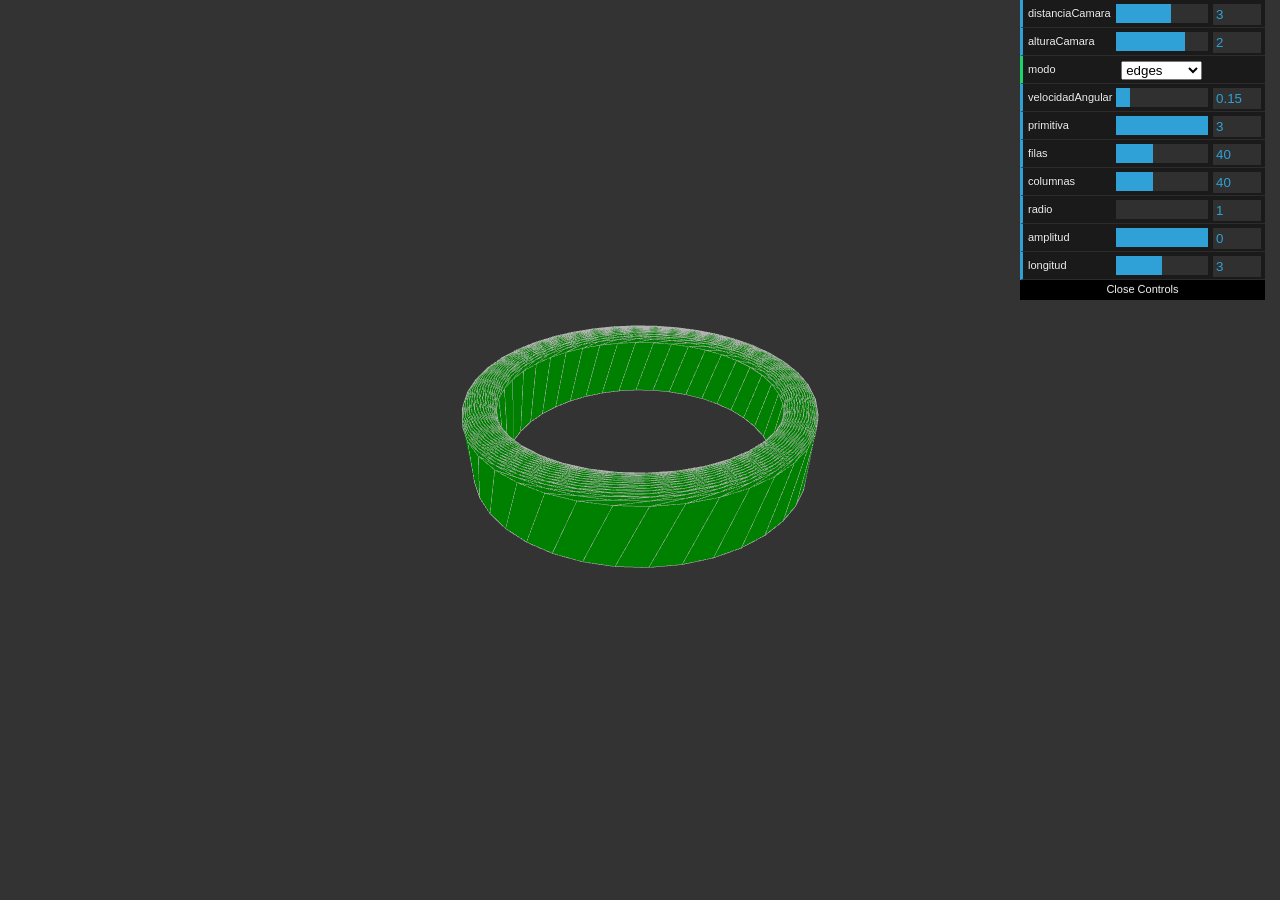
<file: EjercicioGrillaNxM/index.html>
<!doctype html>
<head>
    <script src="js/jquery.js"></script>
    <script src="js/gl-matrix-3.3.0.js"></script>    
    <script src="js/webgl-utils.js"></script>
    <script src="js/dat.gui.js"></script>
    <script src="modulo-geometria.js"></script>
    <style>
        html{
            height: 100%;
        }
        body{
            padding: 0;
            margin: 0;
            height: 100%;;
        }

        #myCanvas{
            width: 100%;
            height: 100%;
            overflow: hidden;
        }
    </style>

</head>

<body>
           
    <canvas id="myCanvas" >
        Your browser does not support the HTML5 canvas element.
    </canvas>
        
    
    <script>

        var vertexShaderFile="vertex-shader.glsl";
        var modo="edges"; // wireframe, smooth, edges
        var shaderProgram;
        var time=0;

        var gl;
        var mat4=glMatrix.mat4;
        var mat3=glMatrix.mat3;
        var vec3=glMatrix.vec3;   
        
        var earth;
            
        var $canvas=$("#myCanvas");
        var aspect=$canvas.width()/$canvas.height();

        var distanciaCamara=3;
        var alturaCamara=2;
        var velocidadAngular=0.15;
        var primitiva = 3;
        var filas = 40;
        var columnas = 40;
        var radio = 1.5;
        var amplitud = 0;
        var longitud = 3;
        
        var lighting="true";

        var vertexShaderSource;
        var fragmentShaderSource;

        var matrizProyeccion = mat4.create();            
        var matrizVista = mat4.create();            
        var matrizModelado = mat4.create();  
        
        

        function initGL(canvas) {

            try {
                gl = canvas.getContext("webgl");
                gl.canvas.width=$canvas.width();
                gl.canvas.height=$canvas.height();                
            } catch (e) {
                console.error(e);
            }
            if (!gl) {
                alert("Could not initialise WebGL, sorry :-(");
            }
        }

        function loadShaders(){

            $.when(loadVS(), loadFS()).done(function(res1,res2){
                //this code is executed when all ajax calls are done     
                webGLStart();
            });

            function loadVS() {
                return  $.ajax({
                    url: "shaders/"+vertexShaderFile,
                    success: function(result){
                        vertexShaderSource=result;
                    }
                });
            }   

            function loadFS() {
                return  $.ajax({
                    url: "shaders/fragment-shader.glsl",
                    success: function(result){
                        fragmentShaderSource=result;
                    }
                });
            }
        }
        
        function getShader(gl,code,type) {

            var shader;

            if (type == "fragment") 
                shader = gl.createShader(gl.FRAGMENT_SHADER);
            else // "vertex"
                shader = gl.createShader(gl.VERTEX_SHADER);
            
            gl.shaderSource(shader, code);
            gl.compileShader(shader);
    
            if (!gl.getShaderParameter(shader, gl.COMPILE_STATUS)) {
                console.error(gl.getShaderInfoLog(shader));
                return null;
            }    
            return shader;
        }
        
        function onResize(){
            gl.canvas.width=$canvas.width();
            gl.canvas.height=$canvas.height();
            aspect=$canvas.width()/$canvas.height();
        }

        function getShaderSource(url) {
            var req = new XMLHttpRequest();
            req.open("GET", url, false);
            req.send(null);
            return (req.status == 200) ? req.responseText : null;
        }; 

        function initShaders() {
    
            var fragmentShader= getShader(gl, vertexShaderSource,"vertex");
            var vertexShader= getShader(gl, fragmentShaderSource,"fragment");

            shaderProgram = gl.createProgram();
            gl.attachShader(shaderProgram, vertexShader);
            gl.attachShader(shaderProgram, fragmentShader);
            gl.linkProgram(shaderProgram);
    
            if (!gl.getProgramParameter(shaderProgram, gl.LINK_STATUS)) {
                alert("Could not initialise shaders");
            }
    
            gl.useProgram(shaderProgram);
    
            shaderProgram.vertexPositionAttribute = gl.getAttribLocation(shaderProgram, "aPosition");
            gl.enableVertexAttribArray(shaderProgram.vertexPositionAttribute);
    
            shaderProgram.textureCoordAttribute = gl.getAttribLocation(shaderProgram, "aUv");
            gl.enableVertexAttribArray(shaderProgram.textureCoordAttribute);
    
            shaderProgram.vertexNormalAttribute = gl.getAttribLocation(shaderProgram, "aNormal");
            gl.enableVertexAttribArray(shaderProgram.vertexNormalAttribute);
    
            shaderProgram.pMatrixUniform = gl.getUniformLocation(shaderProgram, "uPMatrix");
            shaderProgram.mMatrixUniform = gl.getUniformLocation(shaderProgram, "uMMatrix");
            shaderProgram.vMatrixUniform = gl.getUniformLocation(shaderProgram, "uVMatrix");
            shaderProgram.nMatrixUniform = gl.getUniformLocation(shaderProgram, "uNMatrix");
            shaderProgram.samplerUniform = gl.getUniformLocation(shaderProgram, "uSampler");
            shaderProgram.useLightingUniform = gl.getUniformLocation(shaderProgram, "uUseLighting");
            shaderProgram.ambientColorUniform = gl.getUniformLocation(shaderProgram, "uAmbientColor");
            shaderProgram.frameUniform = gl.getUniformLocation(shaderProgram, "time");
            shaderProgram.lightingDirectionUniform = gl.getUniformLocation(shaderProgram, "uLightPosition");
            shaderProgram.directionalColorUniform = gl.getUniformLocation(shaderProgram, "uDirectionalColor");
        }
        
    
        function setMatrixUniforms() {
            
            gl.uniformMatrix4fv(shaderProgram.mMatrixUniform, false, matrizModelado);
            gl.uniformMatrix4fv(shaderProgram.vMatrixUniform, false, matrizVista);
            gl.uniformMatrix4fv(shaderProgram.pMatrixUniform, false, matrizProyeccion);
    
            var normalMatrix = mat3.create();
            mat3.fromMat4(normalMatrix,matrizModelado); // normalMatrix= (inversa(traspuesta(matrizModelado)));
    
            mat3.invert(normalMatrix, normalMatrix);
            mat3.transpose(normalMatrix,normalMatrix);

            gl.uniformMatrix3fv(shaderProgram.nMatrixUniform, false, normalMatrix);
        }
              
        function drawScene() {
        
            // Se configura el viewport dentro del "canvas". 
            // En este caso se utiliza toda el área disponible
            gl.viewport(0, 0, $canvas.width(), $canvas.height());
            
            // Se habilita el color de borrado para la pantalla (Color Buffer) y otros buffers
            gl.clearColor(0.2,0.2,0.2,1);
            gl.clear(gl.COLOR_BUFFER_BIT | gl.DEPTH_BUFFER_BIT);
    
            // Se configura la matriz de proyección
            mat4.identity(matrizProyeccion);
            mat4.perspective(matrizProyeccion, 30, aspect, 0.1, 100.0);
            mat4.scale(matrizProyeccion,matrizProyeccion,[1,-1,1]); // parche para hacer un flip de Y, parece haber un bug en glmatrix
               
            // Se inicializan las variables asociadas con la Iluminación
            
            gl.uniform1f(shaderProgram.frameUniform, time/10.0 );
            gl.uniform3f(shaderProgram.ambientColorUniform, 0.6, 0.6, 0.6 );
            gl.uniform3f(shaderProgram.directionalColorUniform, 1.2, 1.1, 0.7);
            gl.uniform1i(shaderProgram.useLightingUniform,(lighting=="true"));
            
            // Definimos la ubicación de la camara                        
            
            mat4.lookAt(matrizVista,
                vec3.fromValues(0,alturaCamara,distanciaCamara),
                vec3.fromValues(0,0,0),
                vec3.fromValues(0,1,0)
            );
                
            var lightPosition = [10.0,0.0, 3.0];  
            gl.uniform3fv(shaderProgram.lightingDirectionUniform, lightPosition);            

            setMatrixUniforms();
            crearGeometria();    
            dibujarGeometria();
            
        }
        
        function tick() {
            requestAnimFrame(tick);
            time+=1/60;
            
            // acumulo rotaciones en matrizModelado		        
            mat4.rotate(matrizModelado, matrizModelado,0.03*velocidadAngular, [0, 1, 0]);
                    
            drawScene();
        }
            
        function initMenu(){
            var gui = new dat.GUI();
            gui.add(window, "distanciaCamara",0.01,5).step(0.01);
            gui.add(window, "alturaCamara",-4,4).step(0.01);;
            gui.add(window, "modo",["wireframe","smooth","edges"]);
            gui.add(window, "velocidadAngular",0, 1).step(0.01);
            gui.add(window, "primitiva",1, 3).step(1);
            gui.add(window, "filas",0, 100).step(1);
            gui.add(window, "columnas",0, 100).step(1);
            gui.add(window, "radio",1, 5).step(0.01);
            gui.add(window, "amplitud",1, 3).step(0.01);
            gui.add(window, "longitud",1, 5).step(0.01);
            
            
        }

        function webGLStart() {
            var canvas = document.getElementById("myCanvas");
            initGL(canvas);
            initShaders();

            
            crearGeometria();

            gl.clearColor(66.2, 0.2, 0.2, 1.0);
            gl.clear(gl.COLOR_BUFFER_BIT);
            gl.enable(gl.DEPTH_TEST);
    
            $(window).on("resize",onResize);
            initMenu();
            tick();
        }
    
        // cuando el documento HTML esta completo, iniciamos la aplicación
        $(document).ready(function(){
            loadShaders();
        })

    </script>
    
</body>
</html>
</file>
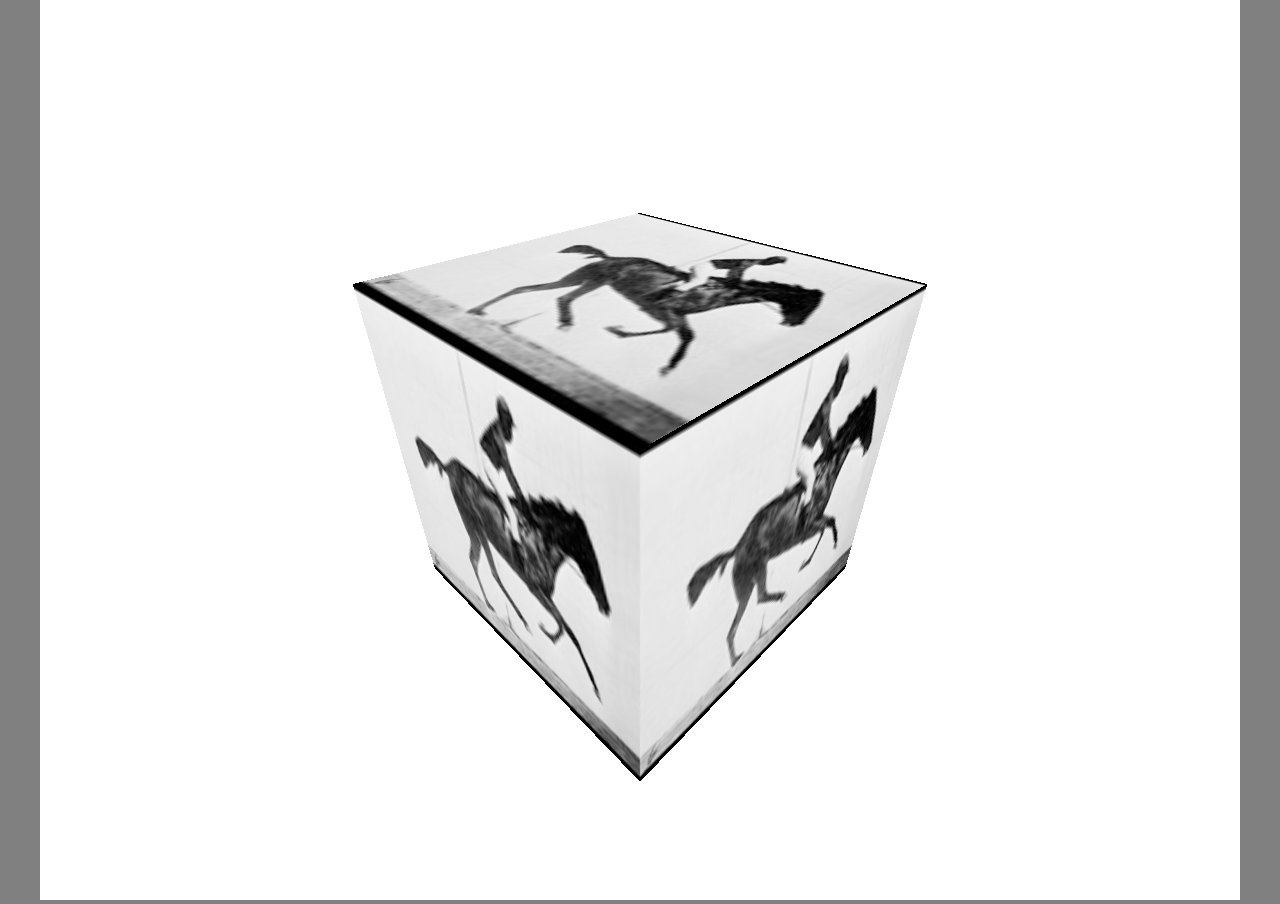
<file: demoMapeoUV/cubo.html>
<!DOCTYPE html>
<html>
<head lang="en">
    <meta charset="UTF-8">
    <title></title>

    <style>

    body{
      background-color: grey;
      margin: 0;
      padding: 0;
      text-align: center;
    }
    </style>
</head>
<body>

<div id="container">

</div>

<script type="x-shader/x-vertex" id="vertex-Shader">


    varying vec2 vUv;
    varying vec3 vPosModel;    
    varying vec3 vPosWorld; 

    
    uniform float t;        // tiempo en segundos
    uniform float frame;    // numero de frame (60 frames x segundo)
     

    void main() {

       vec4 aux = vec4(position,1.0);       
       vPosWorld = (modelMatrix * vec4(aux.xyz, 1.0 )).xyz;

       vec2 auxUv=uv;

       /*
            Objetivo
            --------
            Aplicar modificaciones a auxUV para que se reproduzcan los 16 cuadros de animacion 
            cubriendo cada cara completa del cubo;            

            Las variables t y frame son dependientes del tiempo.
            
            Suegerencias:
            1) Verificar que efecto tiene multiplicar auxUV por un factor de escala
            2) Verificar que efecto tiene sumar o restar un delta a auxUV.x o auxUV.y
            3) Pensar en que modificaciones deben hacerse para que mostrar un cuadro especifico en las caras del cubo.
            4) Incluir la variable tiempo

            tip: las funciones floor() y mod() pueden ser de utilizada

            auxUv.x maneja las filas a las cuales queres acceder en la matriz de ticks

            auxUv.y maneja las columnas a las cuales queres acceder en la matriz de ticks

       */
    
      float count = 60.0;
      auxUv.y=auxUv.y+3.0;

      auxUv.x=auxUv.x+(floor(frame/10.0));
      auxUv.y=auxUv.y-(floor(frame/40.0));

     if(frame >= (floor(59.0*t)+1.0)){
        auxUv.x=auxUv.x-4.0;
        //auxUv.y=auxUv.y-1.0;
      }
/*
      if(frame >= 80.0){
        auxUv.x=auxUv.x-4.0;
        //auxUv.y=auxUv.y-1.0;
      }

      if(frame >= 120.0 ){
        auxUv.x=auxUv.x-4.0;
        //auxUv.y=auxUv.y-1.0;  
      }

      if(frame >= 160.0){
        auxUv.x=auxUv.x-4.0;
        auxUv.y=auxUv.y+4.0;  
      }*/

      auxUv.x=(auxUv.x/4.0);
      auxUv.y=(auxUv.y/4.0);

     vUv = auxUv;
     gl_Position = projectionMatrix * modelViewMatrix * aux;
       
    }

</script>





<script type="x-shader/x-fragment" id="fragment-Shader">

    precision highp float;

    uniform sampler2D textura;

    varying vec2 vUv;
    varying vec3 vPosModel;    
    varying vec3 vPosWorld;   

   uniform float t;


    void main() {

       vec4 color = vec4(1.0,0.0,0.0, 1.0);      
    
       vec4 texColor=texture2D(textura, vUv); 
        
        color.x=texColor.x;
        color.y=texColor.y;
        color.z=texColor.z;


       gl_FragColor = color;

    }

</script>

<script src="js/three.min.js"></script>
<script src="js/jquery-1.9.1.js"></script>
<script src="js/controls/OrbitControls.js"></script>

<script>

    var scene, camera, renderer;
    
    var tex=THREE.ImageUtils.loadTexture( "img/horse.jpg");
    tex.wrapS = THREE.RepeatWrapping;
    tex.wrapT = THREE.RepeatWrapping;

    var attributes = {

    };

    var uniforms = {

        t: {
            type: 'f', // a float
            value: 0
        },    
        frame: {
            type: 'f', // a float
            value: 0
        },              
        textura: { 
          type: "t", 
          value:tex
        }
    };


    
    var shaderMaterial = new THREE.ShaderMaterial({
        attributes:     attributes,
        uniforms:       uniforms,
        vertexShader:   $('#vertex-Shader').text(),
        fragmentShader: $('#fragment-Shader').text(),
    });




   function configurarEcena() {

       var RENDER_WIDTH = 1200, RENDER_HEIGHT = 900;

       scene = new THREE.Scene();
       camera = new THREE.PerspectiveCamera(75, RENDER_WIDTH / RENDER_HEIGHT, 0.1, 1000);
       camera.position.set(5, 5, 5);       

       renderer = new THREE.WebGLRenderer({preserveDrawingBuffer: true, autoClear: false});
       renderer.setSize(RENDER_WIDTH, RENDER_HEIGHT);
       renderer.setClearColor(0xffffff, 1);

       var container = document.getElementById('container'); //esto vincula Three.js con el Canvas
       container.appendChild(renderer.domElement);
       controls = new THREE.OrbitControls(camera, container);

       controls.target.x = 0;
       controls.target.y = 0;
       controls.target.z = 0;

   }

   function agregarLuces()
   {
       var ambientLight = new THREE.AmbientLight( 0x404040 );
       scene.add( ambientLight );


       var pointLight = new THREE.PointLight( 0xffffff, 1, 1000 ); // definimos una fuente de Luz puntual de color blanco
       pointLight.position.set( 200, 500, 200 ); // definimos su posicion
       scene.add( pointLight ); // agregamos la luz a la escena

       var pointLight = new THREE.PointLight( 0xffffff, 1, 1000 );
       pointLight.position.set( -500, 500, 0 );
       scene.add( pointLight );

       var pointLight = new THREE.PointLight( 0xffffff, 1, 1000 );
       pointLight.position.set( -200, 500, 200 );
       scene.add( pointLight );


   }
   var modelo;


    var frame=0;

    function render() {
        controls.update();
        requestAnimationFrame(render);
       
        uniforms.t.value += 1/60;      
        uniforms.frame.value += 1;
        renderer.render(scene, camera,false,false);
        frame++;
    };

    configurarEcena();
    agregarLuces();

    var geometry = new THREE.BoxGeometry( 5, 5, 5 );
    var material = new THREE.MeshBasicMaterial( {color: 0x00ff00} );
    var cube = new THREE.Mesh( geometry, shaderMaterial );
    //cube.position.y=4;
    scene.add( cube );
    

    var size = 10;
    var step = 4;

    var gridHelper = new THREE.GridHelper( size, step );
    //scene.add( gridHelper );

    render();

</script>




</body>
</html>
</file>
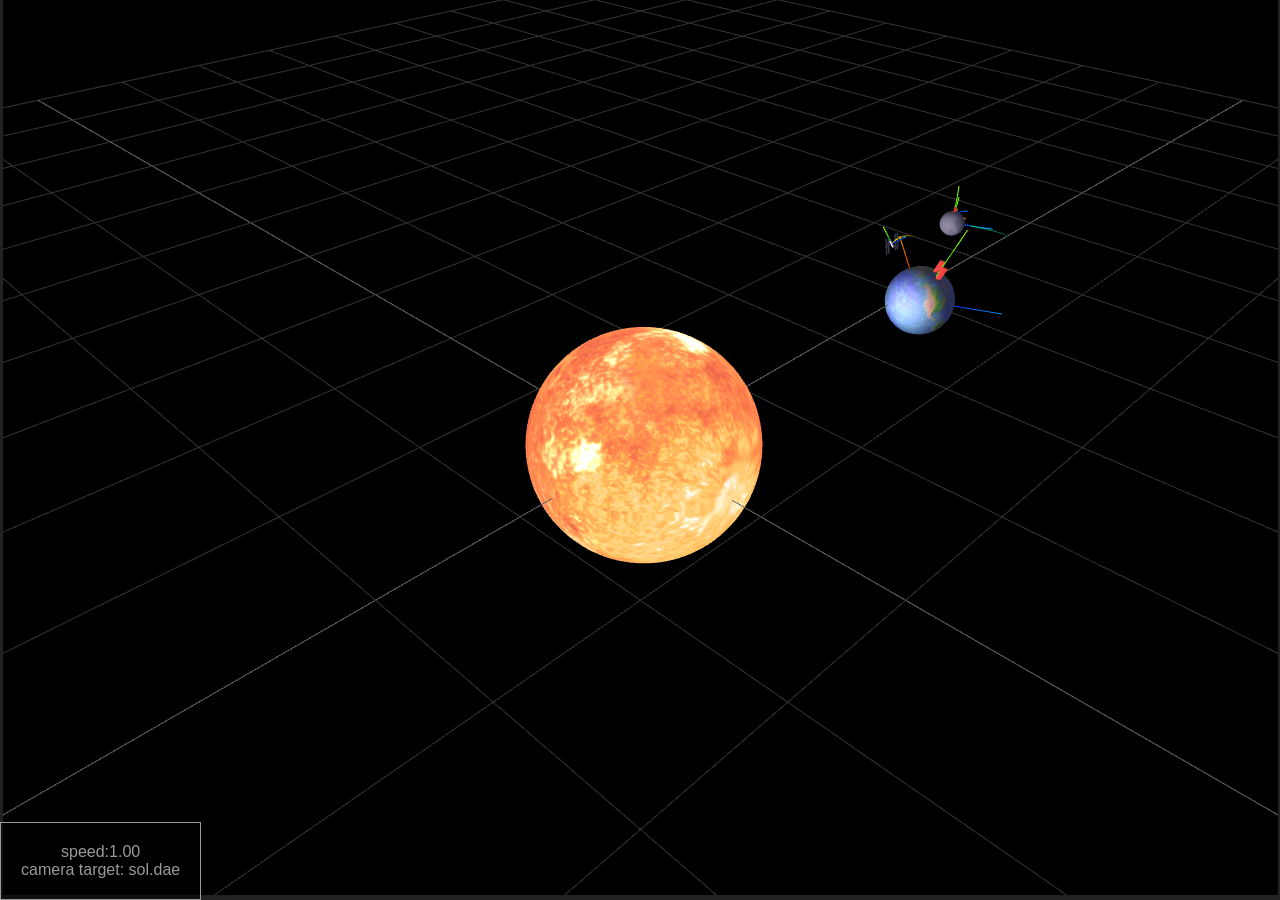
<file: Ejercicio_Sistema_Solar/sistemaSolar.html>
<!DOCTYPE html>
<html>
<head lang="en">
    
    <meta charset="UTF-8">
    <title>Sistema Solar</title>
    <link rel="stylesheet" type="text/css" href="css/global.css"></link>
    <script src="js2/trails.js"></script>   
    <script src="js/jquery.min.js"></script>    
    <script src="js/gl-matrix-3.3.0.min.js"></script>    
    <script src="js/three.js"></script>    
    <script src="js/loaders/ColladaLoader.js"></script>  
    <script src="js/controls/OrbitControls.js"></script>  

    <style>
        #display{
            position: absolute;
            bottom:0;
            left:0;
            padding: 20px;
            background: rgba(0,0,0,0.5);
            border: 1px solid #999999;
            color:#999999;
            

        }
    </style>
</head>
<body>
    <div id="container3D"></div>
    <div id="display">

    </div>

    <script type="text/javascript">
  
        var mat4=glMatrix.mat4;
        var vec3=glMatrix.vec4;

        var $window=$(window);    
        var $container = $('#container3D');

        var renderer,camera,scene,controls;   

        var sol,tierra,luna,iss,apollo;
        var tiempo=0;

        var distanciaCam=30;
        var lastTargetPos=null;

        var modelos={
            "sol.dae":null,
            "apollo.dae":null,
            "iss.dae":null,                
            "tierra.dae":null,  
            "luna.dae":null,  
        }

        var texturas={
            "earth2.jpg":null,
            "sun.jpg":null,
            "moon2.jpg":null,
            "refmap1b.jpg":null,
        }

        var materiales;

        var currentCameraTarget=0;

        var cameraTargets=[
            "sol.dae",
            "tierra.dae",            
            "luna.dae",
            "iss.dae",
            "apollo.dae",            
        ]
        var lastRelCameraPositions=[null,null,null,null,null];


        var speed=1;

        var trail1,trail2,trail3;


        function start(){

            // configuración básica de Three.js
            renderer = new THREE.WebGLRenderer({antialias:true});
            renderer.setSize($window.width()-5, $window.height()-5);
            
            var aspect=$window.width()/$window.height();

            camera=new THREE.PerspectiveCamera(45,aspect,0.1,100000);
            camera.position.set(-80,80,80);
            //camera.lookAt(new THREE.Vector3(0,0,0));

            scene = new THREE.Scene();
            controls = new THREE.OrbitControls(camera,renderer.domElement);

            $container.append(renderer.domElement);
            $window.resize(onResize);

            // Defino elementos de la escena

            var ambienLight=new THREE.AmbientLight(0x222266);
            scene.add(ambienLight);

            var light1 = new THREE.PointLight(0xFFEEEE, 1);
            light1.position.set(0,0,0);
            scene.add(light1);

            var gridHelper = new THREE.GridHelper( 400,20,new THREE.Color(0x666666),new THREE.Color(0x333333) );
            scene.add( gridHelper );

            var axesHelper = new THREE.AxesHelper( 8 );
            scene.add( axesHelper );

            

            trail3=new Trail(1000,new THREE.Vector3(0,0,0),0.15);
            trail2=new Trail(1000,new THREE.Vector3(0,0,0),0.45);
            trail1=new Trail(1000,new THREE.Vector3(0,0,0),0.75);
        }



        function loadTextures(){

            var manager = new THREE.LoadingManager();

            manager.onStart = function ( url, itemsLoaded, itemsTotal ) {
                //console.log( 'Cargando textura: ' + url + '.\nCargadas ' + itemsLoaded + ' de ' + itemsTotal + ' texturas.' );
            };

            manager.onLoad = function ( ) {
                console.log( 'Carga de texturas completa');
            };

            manager.onProgress = function ( url, itemsLoaded, itemsTotal ) {
                console.log( 'Cargando textura: ' + url + '.\nCargadas ' + itemsLoaded + ' de ' + itemsTotal + ' texturas.' );
                if (itemsLoaded==itemsTotal) createScene();
            };

            manager.onError = function ( url ) {
                console.log( 'Hubo un error al cargar ' + url );                
            };

            var filenames=Object.keys(texturas);

            for (var i = 0; i < filenames.length; i++) {
                var loader = new THREE.TextureLoader(manager);
                loader.load('maps/'+filenames[i],onTextureLoaded.bind(this,filenames[i]));
            }       

        }

        function onTextureLoaded(file,texture){
            console.log("onTextureLoaded "+file)
            texturas[file]=texture;
        }

        function createScene(){


            materiales={
                "tierra":new THREE.MeshPhongMaterial({
                    color: 0xFFFFFF,
                    specular: 0xFFFFFF,
                    shininess: 2,
                    emissive:0x222222,                
                    map: texturas["earth2.jpg"],
                    
                }),
                "sol": new THREE.MeshPhongMaterial({
                    color: 0xFFFFFF,            
                    shininess: 1,                
                    map: texturas["sun.jpg"],
                    lightMap: texturas["sun.jpg"],                   
                    
                }),
                "luna": new THREE.MeshPhongMaterial({
                    color: 0xAAAAAA,                
                    emissive:0x222222,
                    shininess: 2,                
                    map: texturas["moon2.jpg"],
                    
                }),
                "apollo":new THREE.MeshPhongMaterial({
                    color: 0x666666,
                    specular: 0x993300,  
                    emissive:0x993300,		
                    shininess: 64,
                    //envMap:texturas["refmap1b.jpg"],                
                    side: THREE.DoubleSide
                }),
                "iss":new THREE.MeshPhongMaterial({
                    color: 0x666666,
                    specular: 0x999999,  
                    emissive:0x333333,		
                    shininess: 64,
                    //envMap:texturas["refmap1b.jpg"],                
                    side: THREE.DoubleSide
                })                        
            };

         

            var manager = new THREE.LoadingManager();

            manager.onStart = function ( url, itemsLoaded, itemsTotal ) {
                console.log( 'Cargando modelo: ' + url + '.\nCargados ' + itemsLoaded + ' de ' + itemsTotal + ' modelos.' );
            };

            manager.onLoad = function ( ) {
                console.log( 'Carga de modelos completa');
            };

            manager.onProgress = function ( url, itemsLoaded, itemsTotal ) {
                console.log( 'Cargando archivo: ' + url + '.\nCargados ' + itemsLoaded + ' de ' + itemsTotal + ' modelos.' );
                if (itemsLoaded==itemsTotal) onModelsLoaded();
            };

            manager.onError = function ( url ) {
                console.log( 'Hubo un error al cargar ' + url );
                
            };

            var filenames=Object.keys(modelos);

            for (var i = 0; i < filenames.length; i++) {
                var loader = new THREE.ColladaLoader(manager);
                loader.load('modelos/'+filenames[i],onModelLoaded.bind(this,filenames[i]));
            }       

        }

        function onModelLoaded(filename,collada){
            //console.log(collada.scene.children[0]);                  
            modelos[filename]=collada.scene.children[0];
            modelos[filename].rotation.set(0,0,0);
            modelos[filename].position.set(0,0,0);

            var escala=3;
            switch(filename){
                
                case "tierra.dae": escala=15;break;
                case "luna.dae": escala=7;break;
            }
            var axesHelper = new THREE.AxesHelper( escala );
            modelos[filename].add( axesHelper );
        }

        function toggleCam(){

            // guardo la posicion relativa de la camara al target
            var camPos=camera.position.clone();
            var targetPos=modelos[cameraTargets[currentCameraTarget]].localToWorld(new THREE.Vector3(0,0,0));    
            var relCamPos=camPos.clone();
            relCamPos.sub(targetPos);
            lastRelCameraPositions[currentCameraTarget]=relCamPos;

            console.log("posicion relativa del target "+currentCameraTarget+": ");
            console.log(relCamPos);

            // incremento currentCameraTarget
            if (currentCameraTarget<cameraTargets.length-1) currentCameraTarget++;
            else currentCameraTarget=0;

            if (lastRelCameraPositions[currentCameraTarget]!=null) {
                var targetPos=modelos[cameraTargets[currentCameraTarget]].localToWorld(new THREE.Vector3(0,0,0));  
                var p=lastRelCameraPositions[currentCameraTarget].clone();                
                
                console.log("posicion relativa recuperada del "+currentCameraTarget+": ");
                console.log(p);

                p.add(targetPos);
                camera.position.copy(p);   
                controls.target.copy(targetPos);
            }           
            
            lastTargetPos=null;
        }

        function onResize(){

            renderer.setSize($window.width()-5, $window.height()-5);
                    
            camera.aspect=$window.width()/$window.height();
            camera.updateProjectionMatrix();
        }

        var trailsVisibles=true;

        function toggleTrails(){
            trailsVisibles=!trailsVisibles;

            trailTierra.visible=trailsVisibles;
            trailLuna.visible=trailsVisibles;
            trailIss.visible=trailsVisibles;           

        }

        function resetTrails(){
            trail1.reset();
            trail2.reset();
            trail3.reset();
        }

        function onModelsLoaded(){

            $("body").keydown(function(e){

                if (e.key=="c")   toggleCam();
                if (e.key=="t")   toggleTrails();
                if (e.key=="+")   {
                    speed+=0.1;
                    resetTrails();
                }
                if (e.key=="-")   {
                    speed-=+0.1;
                    resetTrails();
                }

            }); 
            
            controls.update();
/*
            sol = new THREE.Mesh(new THREE.SphereGeometry( 15, 32, 32 ), materiales["sol"] );
*/
            sol = modelos["sol.dae"];
            sol.material=materiales["sol"]

            scene.add( sol );            

            tierra = modelos["tierra.dae"];
            tierra.material=materiales["tierra"]
            tierra.position.x=100;
            scene.add(tierra);

            iss = modelos["iss.dae"];
            iss.material=materiales["iss"]
            iss.position.x=90;
            scene.add(iss);              

            luna = modelos["luna.dae"];
            luna.material=materiales["luna"]
            luna.position.x=130;
            scene.add(luna);            

            apollo = modelos["apollo.dae"];
            apollo.material=materiales["apollo"]
            apollo.position.x=135;
            scene.add(apollo);   

            
            render();
        }

        var t=0;
        var frame=0;

        function actualizarEscena(){
            
             /* *********************************************************************************

            Ejes de coordenadas y escalas
            -----------------------------

            La grilla esta definida en el plano XZ, el eje +Y es normal al plano.
            Cada celda de la grilla mida 20x20 unidades

            Consigna
            ---------
		
            Definir las matrices de transformacion de la Tierra, la Luna, la Estacion Espacial (ISS) y la nave Apollo, 
            para recrear los  movimientos reales de cada cuerpo.

            Condiciones a cumplir:
            ---------------------

            1) NO ESTA PERMITIDO el uso de funciones trigonometricas (seno y coseno) para el cálculo de las orbitas, 
               deben usar matrices de rotación y traslación para resolverlo

		    2) La tierra rota alrededor del sol sobre el plano XZ (ciclo anual)
            3) La tierra tiene su eje inclinado de 23 grados respecto del eje +Y (arriba). 
            4) La tierra rota sobre su eje (ciclo del día)

            IMPORTANTE: tener en cuenta la relación de la inclinacion de 23 grados, con las estaciones del año
                        ver imágenes en la carpeta img/ para mas detalles

		    4) Rotación de la luna alrededor de la tierra (una vuelta cada 30 días y siempre expone la misma cara hacia la tierra)
            5) La nave Apolo debe estar ubicada sobre la cara oculta de la luna
            6) La ISS debe orbital alrededor de la tierra pasando por encima y por debajo de la misma

            La variable tiempo, son los segundos desde que arranco la aplicación

            
            EDITAR EL CODIGO A CONTINUACION

            *********************************************************************************
            */
            // tierra
            var vel=tiempo;
            m5=mat4.create();
            m6=mat4.create();
            m7=mat4.create();
            m1=mat4.create();


            
            mat4.rotate(m5,m5,-tiempo,[0,1,0]);

            mat4.translate(m5,m5,[60,0,0]);
            mat4.rotate(m5,m5,vel,[0,1,0]); 
            mat4.rotate(m1,m5,23*Math.PI/180,[1,0,0]);
            mat4.rotate(m1,m1,20*tiempo,[0,1,0]);

            setTransform(tierra,m1);
  
            // luna
            m2=mat4.create();
            
            mat4.rotate(m5,m5,3*vel*Math.PI,[0,1,0]);
            mat4.translate(m2,m5,[30,1,1]);
            
            setTransform(luna,m2);  

            // apollo
            m3=mat4.create();

            mat4.translate(m3,m2,[1.3,1.5,0]);
            mat4.rotate(m3,m3,Math.PI*5/3,[1,3,3]);
            setTransform(apollo,m3);    

            // iss
            m4=mat4.create();

            mat4.rotate(m7,m7,-vel,[0,1,0]);
            mat4.translate(m7,m7,[60,0,0]);
            mat4.rotate(m7,m7,vel,[0,1,0]);
            mat4.rotate(m7,m7,-5*vel*Math.PI,[1,0,0]);
            mat4.translate(m4,m7,[0,10,0]);

            setTransform(iss,m4);  


            // *********************************************************************************************

            if (trail1)  trail1.pushPosition(tierra.localToWorld(new THREE.Vector3(0,0,0)));
            if (trail2)  trail2.pushPosition(luna.localToWorld(new THREE.Vector3(0,0,0)));
            if (trail3)  trail3.pushPosition(iss.localToWorld(new THREE.Vector3(0,0,0)));

            frame++;

        }

        function setTransform(obj,m1){
            obj.position.set(0,0,0);
            obj.scale.set(1,1,1);
            obj.rotation.set(0,0,0);
            obj.updateMatrix();
            obj.applyMatrix(f(m1));
        }

        function f(m1){

            //console.log(m1[0]+" "+m1[4]+" "+m1[1]+" "+m1[5]);

            var m2=new THREE.Matrix4();
            m2.set(m1[0],m1[4],m1[8],m1[12],
                    m1[1],m1[5],m1[9],m1[13],
                    m1[2],m1[6],m1[10],m1[14],
                    m1[3],m1[7],m1[11],m1[15]
                    );

            return m2;

        }



        function updateCameras(){                    
                
                var tg=modelos[cameraTargets[currentCameraTarget]].localToWorld(new THREE.Vector3(0,0,0)); 
                controls.target.copy(tg);
                //console.log(t);
                controls.update();

                if (lastTargetPos!=null){
                    delta=tg.clone();
                    delta.sub(lastTargetPos);
                    //console.log(delta);
                    camera.position.add(delta);
                }
                lastTargetPos=tg;

        }

        function render() {

            requestAnimationFrame(render);
            updateCameras();

            actualizarEscena();

            tiempo+=0.1*speed*1/60;
            renderer.render(scene, camera,false,false);   
            $("#display").html("speed:"+speed.toFixed(2)+"<br>camera target: "+cameraTargets[currentCameraTarget]);

        }

        start();
        loadTextures();    

    </script>


</body>
</html>
</file>
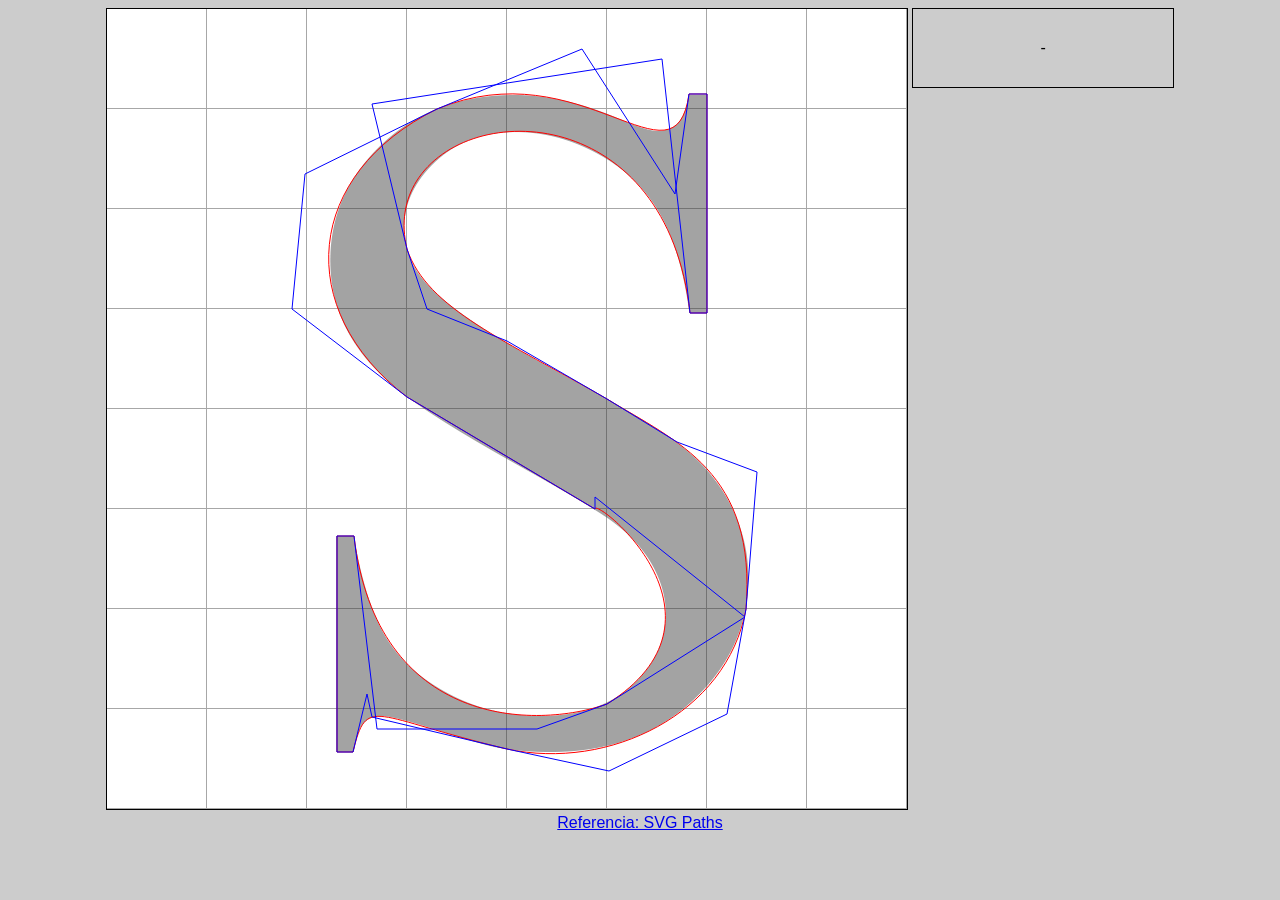
<file: EjercicioCurvasBezier/ejercicio curvas bezier.html>
<!DOCTYPE html>	
<html>
<style>


	body{
		background-color:#CCCCCC;
		font-family:arial;
		font-size:16px;
		
	}

	#container{
	}

	#svg{
		background-image: url("s.png");	
		border:1px solid black;
        display: inline-block;
		
		
	}

	#info{
        padding: 30px;
        vertical-align: top;;       
        min-width: 200px;;
        
		
		border:1px solid black;
        display: inline-block;
	}
    #container{
        display: block;
        text-align: center;
    }
</style>
<script src="js/jquery.min.js"></script>

<body>

	
    <div id="container">
	<svg  id="svg" width="800" height="800" viewBox="0 0 800 600" xmlns="http://www.w3.org/2000/svg" fill="transparent">
	
	  <!-- Dibuja una curva Bezier cubica -->
	  <path d="M 600 -15 582 -15 C 568 85, 475 -60, 330 0, 198 65, 185 200, 300 288 L 488 400 C 488 388, 638 508, 500 595, 430 620, 270 620, 247 427 L 247 427, 230 427, 230 643 246 643 C 260 585, 265 608, 400 640 502 662, 620 605, 639 500, 650 363, 570 333, 500 290, 400 232, 320 200, 300 140, 265 -5, 555 -50, 583 204 L 600 204, 600 -15" stroke="red" fill="transparent"/>

		<!-- <path d="M 330 0 C 198 65, 185 200, 300 288" stroke="red" fill="transparent"/>

		<path d="M 300 288, 488 400 C 488 388, 638 508, 500 595" stroke="red" fill="transparent"/> 

		<path d="M 500 595 C 430 620, 270 620, 247 427" stroke="red" fill="transparent"/>

		<path d="M 247 427, 230 427, 230 643" stroke="red" fill="transparent"/>

		<path d="M 230 643, 246 643 C 260 585, 265 608, 400 640" stroke="red" fill="transparent"/>

		<path d="M 400 640 C 502 662, 620 605, 639 500" stroke="red" fill="transparent"/>

		<path d="M 639 500 C 650 363, 570 333, 500 290" stroke="red" fill="transparent"/>

		<path d="M 500 290 C 400 232, 320 200, 300 140" stroke="red" fill="transparent"/>

		<path d="M 300 140 C 265 -5, 555 -50, 583 204" stroke="red" fill="transparent"/>

		<path d="M 583 204 L 600 204, 600 -15" stroke="red" fill="transparent"/>

		11 Curvas en TOTAL -->

	  <!-- Dibuja el grafo de control !-->
	  <path d="M 600 -15 L 582 -15 L 568 85 L 475 -60 L 330 0 L 198 65 L  185 200 L 300 288 L 488 400 L 488 388 L 638 508 L 500 595 L 430 620 L 270 620 L 247 427 L 247 427 L 230 427 L 230 643 246 643 L 260 585 L 265 608 L 400 640 502 662 L 620 605 L 639 500 L 650 363 L 570 333 L 500 290 L 400 232 L 320 200 L 300 140 L 265 -5 L 555 -50 L 583 204 L 600 204 L 600 -15" stroke="blue" fill="transparent"/>
	
	</svg>	
        <div id="info">
        -
        </div>
        <br>
        <a href="https://developer.mozilla.org/en-US/docs/Web/SVG/Tutorial/Paths">Referencia: SVG Paths<a/>
    </div>
	

    
        
    <script>

        $("#svg").mousemove(function(e){
        
            var x=e.pageX;
            var y=e.pageY;
            
            $("#info").html("x:"+x+" y:"+y);
        });

    </script>

</body>
</html>
</file>
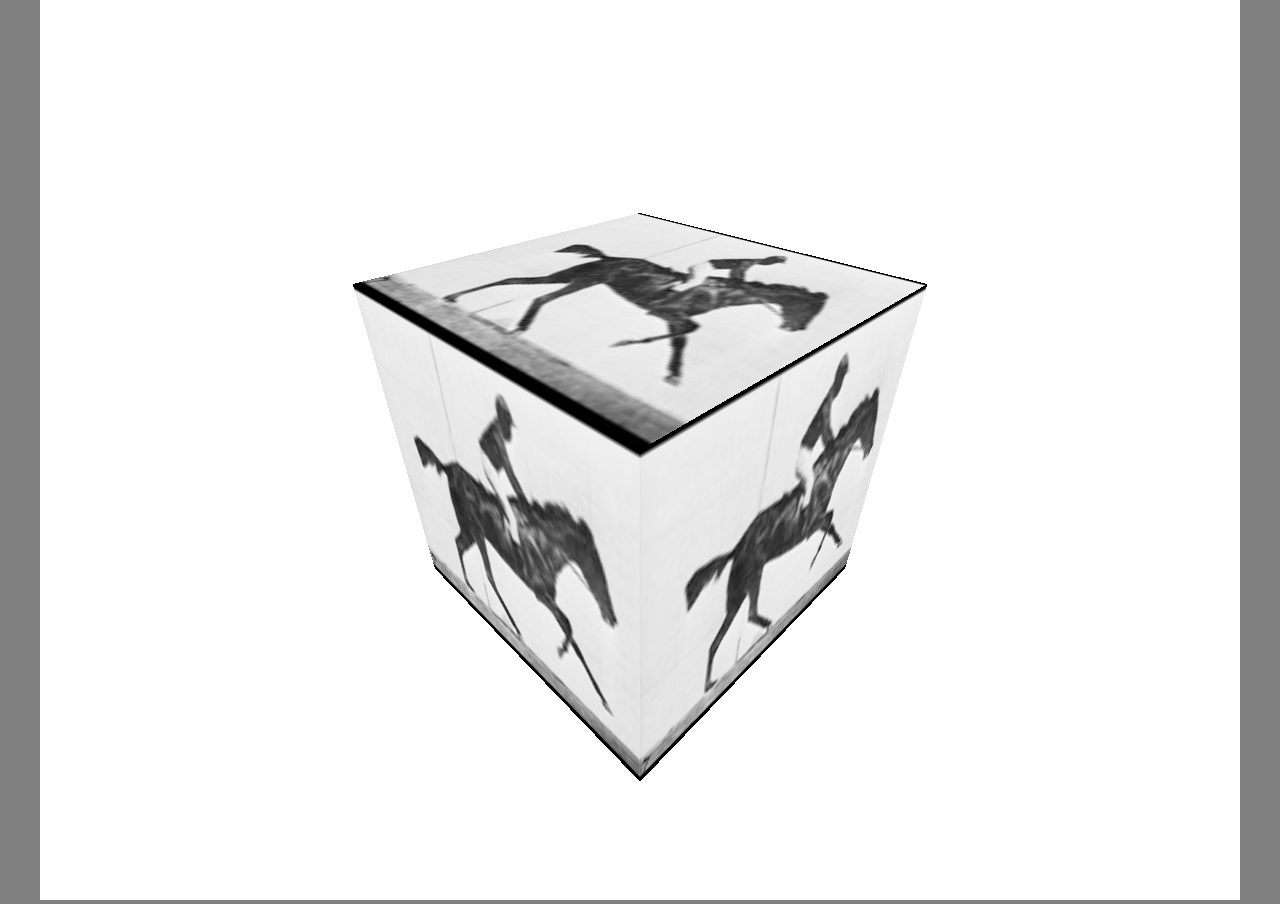
<file: EjercicioMapeoUV/cubo.html>
<!DOCTYPE html>
<html>
<head lang="en">
    <meta charset="UTF-8">
    <title></title>

    <style>

    body{
      background-color: grey;
      margin: 0;
      padding: 0;
      text-align: center;
    }
    </style>
</head>
<body>

<div id="container">

</div>

<script type="x-shader/x-vertex" id="vertex-Shader">


    varying vec2 vUv;
    varying vec3 vPosModel;    
    varying vec3 vPosWorld; 

    
    uniform float t;        // tiempo en segundos
    uniform float frame;    // numero de frame (60 frames x segundo)
     

    void main() {

       vec4 aux = vec4(position,1.0);       
       vPosWorld = (modelMatrix * vec4(aux.xyz, 1.0 )).xyz;

       vec2 auxUv=uv;

       /*
            Objetivo
            --------
            Aplicar modificaciones a auxUV para que se reproduzcan los 16 cuadros de animacion 
            cubriendo cada cara completa del cubo;            

            Las variables t y frame son dependientes del tiempo.
            
            Suegerencias:
            1) Verificar que efecto tiene multiplicar auxUV por un factor de escala
            2) Verificar que efecto tiene sumar o restar un delta a auxUV.x o auxUV.y
            3) Pensar en que modificaciones deben hacerse para que mostrar un cuadro especifico en las caras del cubo.
            4) Incluir la variable tiempo

            tip: las funciones floor() y mod() pueden ser de utilizada

            auxUv.x maneja las filas a las cuales queres acceder en la matriz de ticks

            auxUv.y maneja las columnas a las cuales queres acceder en la matriz de ticks

       */
    
      float count = 60.0;
      auxUv.y=auxUv.y+3.0;

      auxUv.x=auxUv.x+mod(floor(t*8.0),4.0);
      auxUv.y=auxUv.y-mod(floor(t*2.0),4.0);

      auxUv.x=(auxUv.x/4.0);
      auxUv.y=(auxUv.y/4.0);

     vUv = auxUv;
     gl_Position = projectionMatrix * modelViewMatrix * aux;
       
    }

</script>





<script type="x-shader/x-fragment" id="fragment-Shader">

    precision highp float;

    uniform sampler2D textura;

    varying vec2 vUv;
    varying vec3 vPosModel;    
    varying vec3 vPosWorld;   

   uniform float t;


    void main() {

       vec4 color = vec4(1.0,0.0,0.0, 1.0);      
    
       vec4 texColor=texture2D(textura, vUv); 
        
        color.x=texColor.x;
        color.y=texColor.y;
        color.z=texColor.z;


       gl_FragColor = color;

    }

</script>

<script src="js/three.min.js"></script>
<script src="js/jquery-1.9.1.js"></script>
<script src="js/controls/OrbitControls.js"></script>

<script>

    var scene, camera, renderer;
    
    var tex=THREE.ImageUtils.loadTexture( "img/horse.jpg");
    tex.wrapS = THREE.RepeatWrapping;
    tex.wrapT = THREE.RepeatWrapping;

    var attributes = {

    };

    var uniforms = {

        t: {
            type: 'f', // a float
            value: 0
        },    
        frame: {
            type: 'f', // a float
            value: 0
        },              
        textura: { 
          type: "t", 
          value:tex
        }
    };


    
    var shaderMaterial = new THREE.ShaderMaterial({
        attributes:     attributes,
        uniforms:       uniforms,
        vertexShader:   $('#vertex-Shader').text(),
        fragmentShader: $('#fragment-Shader').text(),
    });




   function configurarEcena() {

       var RENDER_WIDTH = 1200, RENDER_HEIGHT = 900;

       scene = new THREE.Scene();
       camera = new THREE.PerspectiveCamera(75, RENDER_WIDTH / RENDER_HEIGHT, 0.1, 1000);
       camera.position.set(5, 5, 5);       

       renderer = new THREE.WebGLRenderer({preserveDrawingBuffer: true, autoClear: false});
       renderer.setSize(RENDER_WIDTH, RENDER_HEIGHT);
       renderer.setClearColor(0xffffff, 1);

       var container = document.getElementById('container'); //esto vincula Three.js con el Canvas
       container.appendChild(renderer.domElement);
       controls = new THREE.OrbitControls(camera, container);

       controls.target.x = 0;
       controls.target.y = 0;
       controls.target.z = 0;

   }

   function agregarLuces()
   {
       var ambientLight = new THREE.AmbientLight( 0x404040 );
       scene.add( ambientLight );


       var pointLight = new THREE.PointLight( 0xffffff, 1, 1000 ); // definimos una fuente de Luz puntual de color blanco
       pointLight.position.set( 200, 500, 200 ); // definimos su posicion
       scene.add( pointLight ); // agregamos la luz a la escena

       var pointLight = new THREE.PointLight( 0xffffff, 1, 1000 );
       pointLight.position.set( -500, 500, 0 );
       scene.add( pointLight );

       var pointLight = new THREE.PointLight( 0xffffff, 1, 1000 );
       pointLight.position.set( -200, 500, 200 );
       scene.add( pointLight );


   }
   var modelo;


    var frame=0;

    function render() {
        controls.update();
        requestAnimationFrame(render);
       
        uniforms.t.value += 1/60;      
        uniforms.frame.value += 1;
        renderer.render(scene, camera,false,false);
        frame++;
    };

    configurarEcena();
    agregarLuces();

    var geometry = new THREE.BoxGeometry( 5, 5, 5 );
    var material = new THREE.MeshBasicMaterial( {color: 0x00ff00} );
    var cube = new THREE.Mesh( geometry, shaderMaterial );
    //cube.position.y=4;
    scene.add( cube );
    

    var size = 10;
    var step = 4;

    var gridHelper = new THREE.GridHelper( size, step );
    //scene.add( gridHelper );

    render();

</script>




</body>
</html>
</file>
<file: Ejercicio_Sistema_Solar/css/global.css>
body{
    background-color: #222222;;
    margin: auto;
    text-align: center;
    font-family: Arial;
    margin: auto;
    padding: 0;
}
canvas{
    /*background-color: white;*/
}

#container{
/*    border: 1px solid #333333;*/
    display: inline-block;
    /*
    position: absolute;
    top:0;
    left:0;
    */


}
</file>
